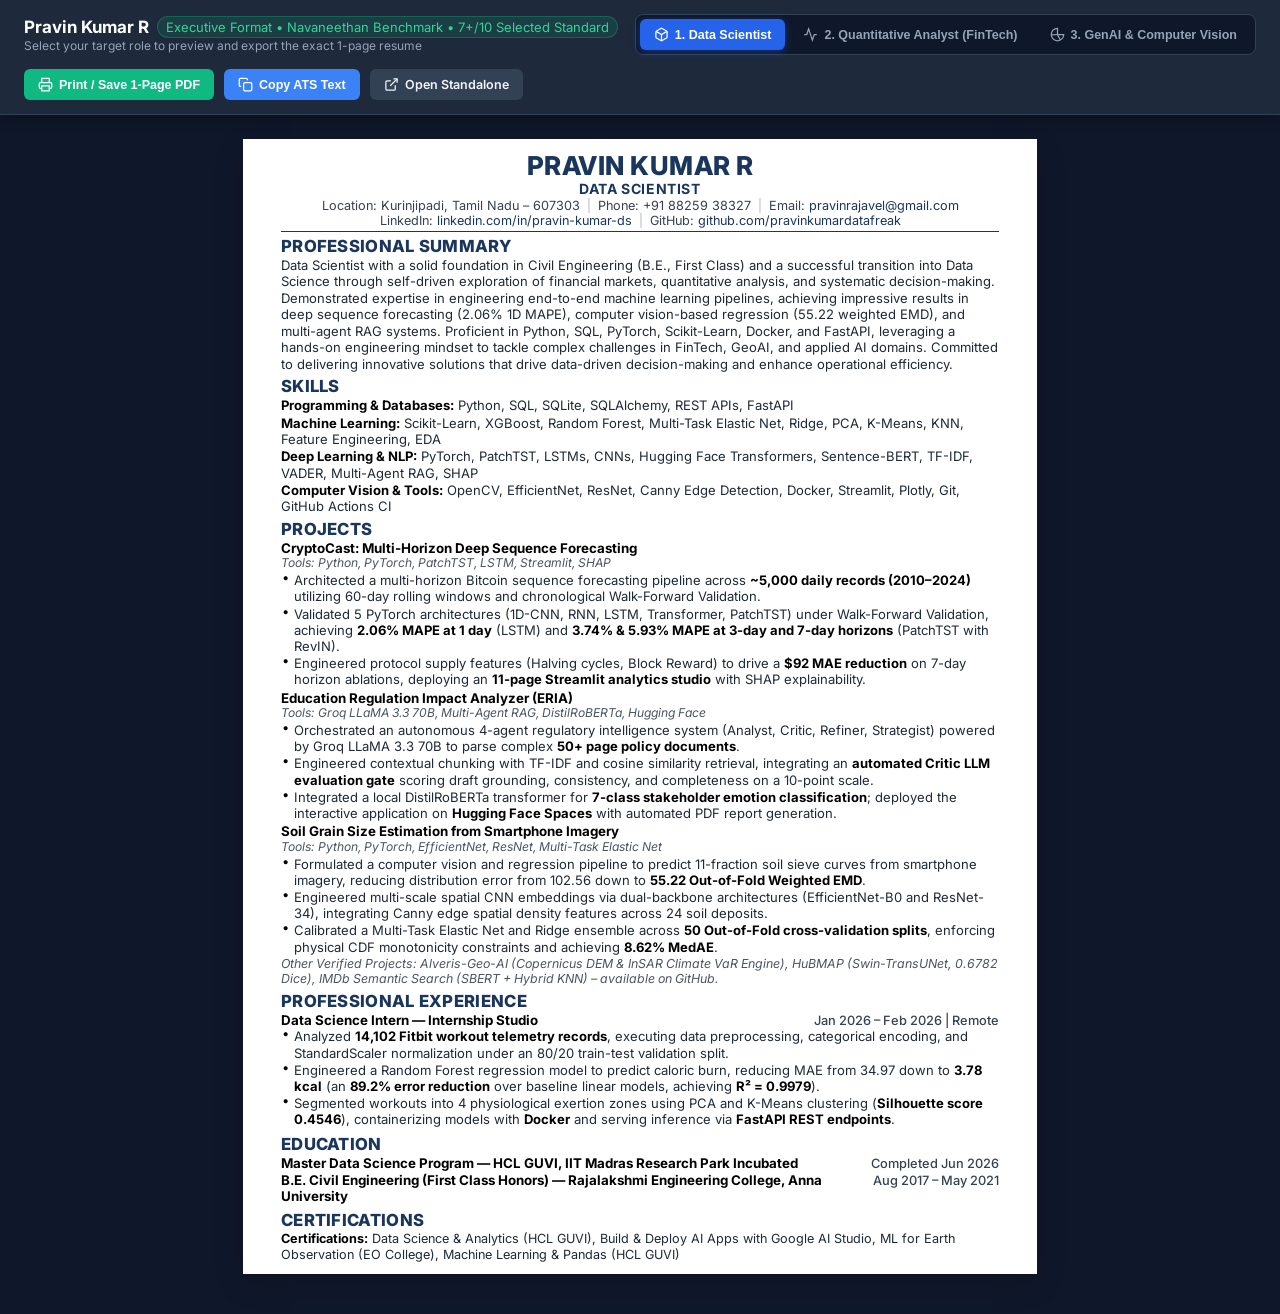
<file: index.html>
<!DOCTYPE html>
<html lang="en">
<head>
  <meta charset="UTF-8">
  <meta name="viewport" content="width=device-width, initial-scale=1.0">
  <title>Pravin Kumar R - 3 Tailored 1-Page ATS Resumes (Navaneethan Standard)</title>
  <link rel="preconnect" href="https://fonts.googleapis.com">
  <link rel="preconnect" href="https://fonts.gstatic.com" crossorigin>
  <link href="https://fonts.googleapis.com/css2?family=Inter:wght@400;500;600;700;800&display=swap" rel="stylesheet">
  <link rel="stylesheet" href="style.css">
</head>
<body class="hub-body">

  <!-- Master Hub Control Bar -->
  <header class="hub-header no-print">
    <div class="hub-title-group">
      <h1>
        <span>Pravin Kumar R</span>
        <span style="font-weight: 400; font-size: 13px; color: #34d399; background: rgba(16,185,129,0.15); border: 1px solid rgba(16,185,129,0.3); padding: 2px 8px; border-radius: 99px;">
          Executive Format &bull; Navaneethan Benchmark &bull; 7+/10 Selected Standard
        </span>
      </h1>
      <p>Select your target role to preview and export the exact 1-page resume</p>
    </div>

    <!-- Role Switcher Tabs -->
    <div class="tab-buttons" role="tablist">
      <button class="tab-btn active" id="tabDS" onclick="switchResume('ds')">
        <svg width="15" height="15" viewBox="0 0 24 24" fill="none" stroke="currentColor" stroke-width="2"><path d="M21 16V8a2 2 0 0 0-1-1.73l-7-4a2 2 0 0 0-2 0l-7 4A2 2 0 0 0 3 8v8a2 2 0 0 0 1 1.73l7 4a2 2 0 0 0 2 0l7-4A2 2 0 0 0 21 16z"/><polyline points="3.27 6.96 12 12.01 20.73 6.96"/><line x1="12" y1="22.08" x2="12" y2="12"/></svg>
        1. Data Scientist
      </button>
      <button class="tab-btn" id="tabQuant" onclick="switchResume('quant')">
        <svg width="15" height="15" viewBox="0 0 24 24" fill="none" stroke="currentColor" stroke-width="2"><polyline points="22 12 18 12 15 21 9 3 6 12 2 12"/></svg>
        2. Quantitative Analyst (FinTech)
      </button>
      <button class="tab-btn" id="tabGenAI" onclick="switchResume('genai')">
        <svg width="15" height="15" viewBox="0 0 24 24" fill="none" stroke="currentColor" stroke-width="2"><path d="M12 2a10 10 0 1 0 10 10H12V2z"/><path d="M12 12L2.1 12.5"/><path d="M12 12l4.5 8.9"/></svg>
        3. GenAI &amp; Computer Vision
      </button>
    </div>

    <!-- Action Buttons -->
    <div class="hub-actions">
      <button class="hub-btn hub-btn-print" onclick="printCurrentResume()" title="Print or save current active resume as a 1-page PDF">
        <svg width="15" height="15" viewBox="0 0 24 24" fill="none" stroke="currentColor" stroke-width="2"><path d="M6 9V2h12v7M6 18H4a2 2 0 01-2-2v-5a2 2 0 012-2h16a2 2 0 012 2v5a2 2 0 01-2 2h-2"/><path d="M6 14h12v8H6z"/></svg>
        Print / Save 1-Page PDF
      </button>
      <button class="hub-btn hub-btn-copy" id="hubCopyBtn" onclick="copyCurrentATS()" title="Copy active resume in plain text for ATS submission">
        <svg width="15" height="15" viewBox="0 0 24 24" fill="none" stroke="currentColor" stroke-width="2"><rect x="9" y="9" width="13" height="13" rx="2" ry="2"/><path d="M5 15H4a2 2 0 01-2-2V4a2 2 0 012-2h9a2 2 0 012 2v1"/></svg>
        Copy ATS Text
      </button>
      <a class="hub-btn hub-btn-link" id="hubOpenBtn" href="resume_data_scientist.html" target="_blank" title="Open active resume in a new dedicated tab">
        <svg width="15" height="15" viewBox="0 0 24 24" fill="none" stroke="currentColor" stroke-width="2"><path d="M18 13v6a2 2 0 0 1-2 2H5a2 2 0 0 1-2-2V8a2 2 0 0 1 2-2h6"/><polyline points="15 3 21 3 21 9"/><line x1="10" y1="14" x2="21" y2="3"/></svg>
        Open Standalone
      </a>
    </div>
  </header>

  <!-- Live Native Resume Preview Area -->
  <main class="hub-preview-area">

    <!-- VIEW 1: DATA SCIENTIST -->
    <div id="viewDS" class="resume-view active">
      <div class="resume-paper" id="resumePaperDS">

    <!-- HEADER -->
    <header class="resume-header-92">
      <h1 class="name-92">PRAVIN KUMAR R</h1>
      <div class="title-92">DATA SCIENTIST</div>
      <div class="contact-line-92">
        <span>Location: Kurinjipadi, Tamil Nadu &ndash; 607303</span>
        <span class="bar-sep">|</span>
        <span>Phone: +91 88259 38327</span>
        <span class="bar-sep">|</span>
        <span>Email: <a href="mailto:pravinrajavel@gmail.com">pravinrajavel@gmail.com</a></span>
      </div>
      <div class="contact-line-92 contact-row-2">
        <span>LinkedIn: <a href="https://www.linkedin.com/in/pravin-kumar-ds/" target="_blank" rel="noopener">linkedin.com/in/pravin-kumar-ds</a></span>
        <span class="bar-sep">|</span>
        <span>GitHub: <a href="https://github.com/pravinkumardatafreak" target="_blank" rel="noopener">github.com/pravinkumardatafreak</a></span>
      </div>
    </header>

    <!-- PROFESSIONAL SUMMARY -->
    <section class="section-92">
      <h2 class="heading-92">PROFESSIONAL SUMMARY</h2>
      <p class="paragraph-92">
        Data Scientist with a solid foundation in Civil Engineering (B.E., First Class) and a successful transition into Data Science through self-driven exploration of financial markets, quantitative analysis, and systematic decision-making. Demonstrated expertise in engineering end-to-end machine learning pipelines, achieving impressive results in deep sequence forecasting (2.06% 1D MAPE), computer vision-based regression (55.22 weighted EMD), and multi-agent RAG systems. Proficient in Python, SQL, PyTorch, Scikit-Learn, Docker, and FastAPI, leveraging a hands-on engineering mindset to tackle complex challenges in FinTech, GeoAI, and applied AI domains. Committed to delivering innovative solutions that drive data-driven decision-making and enhance operational efficiency.
      </p>
    </section>

    <!-- SKILLS -->
    <section class="section-92">
      <h2 class="heading-92">SKILLS</h2>
      <ul class="skills-list-92">
        <li><strong>Programming &amp; Databases:</strong> Python, SQL, SQLite, SQLAlchemy, REST APIs, FastAPI</li>
        <li><strong>Machine Learning:</strong> Scikit-Learn, XGBoost, Random Forest, Multi-Task Elastic Net, Ridge, PCA, K-Means, KNN, Feature Engineering, EDA</li>
        <li><strong>Deep Learning &amp; NLP:</strong> PyTorch, PatchTST, LSTMs, CNNs, Hugging Face Transformers, Sentence-BERT, TF-IDF, VADER, Multi-Agent RAG, SHAP</li>
        <li><strong>Computer Vision &amp; Tools:</strong> OpenCV, EfficientNet, ResNet, Canny Edge Detection, Docker, Streamlit, Plotly, Git, GitHub Actions CI</li>
      </ul>
    </section>

    <!-- PROJECTS -->
    <section class="section-92">
      <h2 class="heading-92">PROJECTS</h2>

      <!-- Project 1: CryptoCast -->
      <div class="project-block-92">
        <div class="project-header-nav">
          <span class="item-title-92">CryptoCast: Multi-Horizon Deep Sequence Forecasting</span>
          <span class="project-tech-nav">Tools: Python, PyTorch, PatchTST, LSTM, Streamlit, SHAP</span>
        </div>
        <ul class="bullet-list-92">
          <li>Architected a multi-horizon Bitcoin sequence forecasting pipeline across <strong>~5,000 daily records (2010–2024)</strong> utilizing 60-day rolling windows and chronological Walk-Forward Validation.</li>
          <li>Validated 5 PyTorch architectures (1D-CNN, RNN, LSTM, Transformer, PatchTST) under Walk-Forward Validation, achieving <strong>2.06% MAPE at 1 day</strong> (LSTM) and <strong>3.74% &amp; 5.93% MAPE at 3-day and 7-day horizons</strong> (PatchTST with RevIN).</li>
          <li>Engineered protocol supply features (Halving cycles, Block Reward) to drive a <strong>$92 MAE reduction</strong> on 7-day horizon ablations, deploying an <strong>11-page Streamlit analytics studio</strong> with SHAP explainability.</li>
        </ul>
      </div>

      <!-- Project 2: ERIA -->
      <div class="project-block-92">
        <div class="project-header-nav">
          <span class="item-title-92">Education Regulation Impact Analyzer (ERIA)</span>
          <span class="project-tech-nav">Tools: Groq LLaMA 3.3 70B, Multi-Agent RAG, DistilRoBERTa, Hugging Face</span>
        </div>
        <ul class="bullet-list-92">
          <li>Orchestrated an autonomous 4-agent regulatory intelligence system (Analyst, Critic, Refiner, Strategist) powered by Groq LLaMA 3.3 70B to parse complex <strong>50+ page policy documents</strong>.</li>
          <li>Engineered contextual chunking with TF-IDF and cosine similarity retrieval, integrating an <strong>automated Critic LLM evaluation gate</strong> scoring draft grounding, consistency, and completeness on a 10-point scale.</li>
          <li>Integrated a local DistilRoBERTa transformer for <strong>7-class stakeholder emotion classification</strong>; deployed the interactive application on <strong>Hugging Face Spaces</strong> with automated PDF report generation.</li>
        </ul>
      </div>

      <!-- Project 3: Soil Grain Size Distribution -->
      <div class="project-block-92">
        <div class="project-header-nav">
          <span class="item-title-92">Soil Grain Size Estimation from Smartphone Imagery</span>
          <span class="project-tech-nav">Tools: Python, PyTorch, EfficientNet, ResNet, Multi-Task Elastic Net</span>
        </div>
        <ul class="bullet-list-92">
          <li>Formulated a computer vision and regression pipeline to predict 11-fraction soil sieve curves from smartphone imagery, reducing distribution error from 102.56 down to <strong>55.22 Out-of-Fold Weighted EMD</strong>.</li>
          <li>Engineered multi-scale spatial CNN embeddings via dual-backbone architectures (EfficientNet-B0 and ResNet-34), integrating Canny edge spatial density features across 24 soil deposits.</li>
          <li>Calibrated a Multi-Task Elastic Net and Ridge ensemble across <strong>50 Out-of-Fold cross-validation splits</strong>, enforcing physical CDF monotonicity constraints and achieving <strong>8.62% MedAE</strong>.</li>
        </ul>
      </div>

      <div class="extra-projects-note">
        <em>Other Verified Projects: Alveris-Geo-AI (Copernicus DEM &amp; InSAR Climate VaR Engine), HuBMAP (Swin-TransUNet, 0.6782 Dice), IMDb Semantic Search (SBERT + Hybrid KNN) – available on GitHub.</em>
      </div>
    </section>

    <!-- PROFESSIONAL EXPERIENCE -->
    <section class="section-92">
      <h2 class="heading-92">PROFESSIONAL EXPERIENCE</h2>
      <div class="exp-block-92">
        <div class="exp-header-92">
          <span class="item-title-92">Data Science Intern &mdash; Internship Studio</span>
          <span class="item-date-92">Jan 2026 &ndash; Feb 2026 | Remote</span>
        </div>
        <ul class="bullet-list-92">
          <li>Analyzed <strong>14,102 Fitbit workout telemetry records</strong>, executing data preprocessing, categorical encoding, and StandardScaler normalization under an 80/20 train-test validation split.</li>
          <li>Engineered a Random Forest regression model to predict caloric burn, reducing MAE from 34.97 down to <strong>3.78 kcal</strong> (an <strong>89.2% error reduction</strong> over baseline linear models, achieving <strong>R² = 0.9979</strong>).</li>
          <li>Segmented workouts into 4 physiological exertion zones using PCA and K-Means clustering (<strong>Silhouette score 0.4546</strong>), containerizing models with <strong>Docker</strong> and serving inference via <strong>FastAPI REST endpoints</strong>.</li>
        </ul>
      </div>
    </section>

    <!-- EDUCATION -->
    <section class="section-92">
      <h2 class="heading-92">EDUCATION</h2>
      <div class="edu-block-92">
        <div class="edu-header-92">
          <span class="item-title-92">Master Data Science Program &mdash; HCL GUVI, IIT Madras Research Park Incubated</span>
          <span class="item-date-92">Completed Jun 2026</span>
        </div>
      </div>
      <div class="edu-block-92">
        <div class="edu-header-92">
          <span class="item-title-92">B.E. Civil Engineering (First Class Honors) &mdash; Rajalakshmi Engineering College, Anna University</span>
          <span class="item-date-92">Aug 2017 &ndash; May 2021</span>
        </div>
      </div>
    </section>

    <!-- CERTIFICATIONS -->
    <section class="section-92">
      <h2 class="heading-92">CERTIFICATIONS</h2>
      <div class="certs-line-clean" style="display: block; font-size: 9.5pt; line-height: 1.24;">
        <div><strong>Certifications:</strong> Data Science &amp; Analytics (HCL GUVI), Build &amp; Deploy AI Apps with Google AI Studio, ML for Earth Observation (EO College), Machine Learning &amp; Pandas (HCL GUVI)</div>
      </div>
    </section>

        </div>
    </div>

    <!-- VIEW 2: QUANTITATIVE ANALYST -->
    <div id="viewQuant" class="resume-view">
      <div class="resume-paper" id="resumePaperQuant">

    <!-- HEADER -->
    <header class="resume-header-92">
      <h1 class="name-92">PRAVIN KUMAR R</h1>
      <div class="title-92">QUANTITATIVE DATA SCIENTIST</div>
      <div class="contact-line-92">
        <span>Location: Kurinjipadi, Tamil Nadu &ndash; 607303</span>
        <span class="bar-sep">|</span>
        <span>Phone: +91 88259 38327</span>
        <span class="bar-sep">|</span>
        <span>Email: <a href="mailto:pravinrajavel@gmail.com">pravinrajavel@gmail.com</a></span>
      </div>
      <div class="contact-line-92 contact-row-2">
        <span>LinkedIn: <a href="https://www.linkedin.com/in/pravin-kumar-ds/" target="_blank" rel="noopener">linkedin.com/in/pravin-kumar-ds</a></span>
        <span class="bar-sep">|</span>
        <span>GitHub: <a href="https://github.com/pravinkumardatafreak" target="_blank" rel="noopener">github.com/pravinkumardatafreak</a></span>
      </div>
    </header>

    <!-- PROFESSIONAL SUMMARY -->
    <section class="section-92">
      <h2 class="heading-92">PROFESSIONAL SUMMARY</h2>
      <p class="paragraph-92">
        Quantitative Data Scientist with an engineering analytical foundation (B.E. First Class Honors) and expertise in deep sequence forecasting, institutional climate risk modeling, and backtesting. Demonstrated success engineering multi-horizon neural architectures under walk-forward validation and automating Basel III &amp; SEC Climate Value-at-Risk (VaR) waterfalls. Proficient across Python, SQL, PyTorch, financial statistics, and quantitative risk delivery.
      </p>
    </section>

    <!-- SKILLS -->
    <section class="section-92">
      <h2 class="heading-92">SKILLS</h2>
      <ul class="skills-list-92">
        <li><strong>Quantitative Risk:</strong> Multi-Horizon Forecasting, Basel III Climate VaR, Rolling Sharpe Ratio, Max Drawdown, Value-at-Risk (VaR)</li>
        <li><strong>ML &amp; Deep Learning:</strong> PyTorch, PatchTST, Reversible Instance Normalization (RevIN), LSTMs, 1D-CNN, XGBoost, Scikit-Learn</li>
        <li><strong>Statistical Modeling &amp; BI:</strong> Walk-Forward Validation (WFV), Welch's t-Test, Mann-Whitney U, Power BI, Tableau, Stationarity, SHAP</li>
        <li><strong>Cloud, FinTech &amp; Delivery:</strong> AWS, Azure, GCP, SQL, SQLite, SQLAlchemy, Docker, CI/CD (GitHub Actions), Streamlit, Git, Agile</li>
      </ul>
    </section>

    <!-- PROJECTS -->
    <section class="section-92">
      <h2 class="heading-92">PROJECTS</h2>

      <!-- Project 1: CryptoCast -->
      <div class="project-block-92">
        <div class="project-header-nav">
          <span class="item-title-92">CryptoCast: Multi-Horizon Deep Sequence Forecasting</span>
          <span class="project-tech-nav">Tools: Python, PyTorch, PatchTST, LSTM, Streamlit, SHAP</span>
        </div>
        <ul class="bullet-list-92">
          <li>Accelerated quantitative risk hedging by architecting a multi-horizon sequence forecasting pipeline benchmarking 5 PyTorch models across <strong>5,000+ records</strong> under Walk-Forward Validation.</li>
          <li>Slashed 1-day price forecasting error to <strong>2.06% MAPE</strong> (3.85% for 3-day horizons) by deploying PatchTST and LSTM architectures with Reversible Instance Normalization (RevIN) to eliminate market drift.</li>
          <li>Drove a <strong>$92 MAE prediction error reduction</strong> and guided hedging allocations by engineering multi-horizon lag features, on-chain dynamics, and an 11-page Streamlit analytics studio with SHAP explainability.</li>
        </ul>
      </div>

      <!-- Project 2: Alveris-Geo-AI -->
      <div class="project-block-92">
        <div class="project-header-nav">
          <span class="item-title-92">Alveris-Geo-AI: Institutional GeoAI &amp; Basel III Climate VaR Engine</span>
          <span class="project-tech-nav">Tools: PyTorch, CNN, Copernicus DEM, InSAR, Streamlit</span>
        </div>
        <ul class="bullet-list-92">
          <li>Boosted pre-visual hazard detection to <strong>95.98% zoning accuracy (+15.02% over RGB)</strong> by developing a 13-band Sentinel-2 PyTorch CNN trained on Level-2A reflectance tensors.</li>
          <li>Replaced planar buffering with breach hydraulics by formulating an 8-way morphological flood routing algorithm on Copernicus 30m DEM and InSAR subsidence trajectories.</li>
          <li>Protected loan portfolios against impairment by automating a Basel III Climate Value-at-Risk (VaR) haircut waterfall translating physical hazards into dynamic collateral haircuts.</li>
        </ul>
      </div>

      <div class="extra-projects-note">
        <em>Other Verified Projects: Nifty 50 Stock Analysis (SQLAlchemy, Plotly), OrbitalComm Space Telemetry (95% SLA Failure Recall), SentixAI – on GitHub.</em>
      </div>
    </section>

    <!-- PROFESSIONAL EXPERIENCE -->
    <section class="section-92">
      <h2 class="heading-92">PROFESSIONAL EXPERIENCE</h2>
      <div class="exp-block-92">
        <div class="exp-header-92">
          <span class="item-title-92">Quantitative Data Science Intern &mdash; Internship Studio</span>
          <span class="item-date-92">Jan 2026 &ndash; Feb 2026 | Remote</span>
        </div>
        <ul class="bullet-list-92">
          <li>Delivered <strong>99.8% feature completeness</strong> across <strong>14,100+ session wearable records</strong> by designing health analytics and data warehousing pipelines under 2-week Agile sprints.</li>
          <li>Reduced caloric prediction error by <strong>89.2% over baseline models</strong> (achieving an <strong>R² of 0.9979 and MAE of 3.78 kcal</strong>) by developing a high-precision Random Forest regression model capturing nonlinear metabolic exertion.</li>
          <li>Cut executive reporting turnaround time by <strong>75%</strong> by deploying an interactive Streamlit and BI dashboard backed by K-Means and PCA clustering users into 4 exertion zones.</li>
        </ul>
      </div>
    </section>

    <!-- EDUCATION -->
    <section class="section-92">
      <h2 class="heading-92">EDUCATION</h2>
      <div class="edu-block-92">
        <div class="edu-header-92">
          <span class="item-title-92">Master Data Science Program &mdash; HCL GUVI, IIT Madras Research Park Incubated</span>
          <span class="item-date-92">Completed Jun 2026</span>
        </div>
      </div>
      <div class="edu-block-92">
        <div class="edu-header-92">
          <span class="item-title-92">B.E. Civil Engineering (First Class Honors) &mdash; Rajalakshmi Engineering College, Anna University</span>
          <span class="item-date-92">Aug 2017 &ndash; May 2021</span>
        </div>
      </div>
    </section>

    <!-- CERTIFICATIONS -->
    <section class="section-92">
      <h2 class="heading-92">CERTIFICATIONS</h2>
      <div class="certs-line-clean" style="display: block; font-size: 9.5pt; line-height: 1.24;">
        <div><strong>Certifications:</strong> Data Science &amp; Analytics (HCL GUVI), Build &amp; Deploy AI Apps with Google AI Studio, ML for Earth Observation (EO College), Machine Learning &amp; Pandas (HCL GUVI)</div>
        <div style="margin-top: 1px;"><strong>Additional:</strong> Stress Management (NPTEL)</div>
      </div>
    </section>

        </div>
    </div>

    <!-- VIEW 3: GENAI & COMPUTER VISION -->
    <div id="viewGenAI" class="resume-view">
      <div class="resume-paper" id="resumePaperGenAI">

    <!-- HEADER -->
    <header class="resume-header-92">
      <h1 class="name-92">PRAVIN KUMAR R</h1>
      <div class="title-92">GENERATIVE AI &amp; MACHINE LEARNING ENGINEER</div>
      <div class="contact-line-92">
        <span>Location: Kurinjipadi, Tamil Nadu &ndash; 607303</span>
        <span class="bar-sep">|</span>
        <span>Phone: +91 88259 38327</span>
        <span class="bar-sep">|</span>
        <span>Email: <a href="mailto:pravinrajavel@gmail.com">pravinrajavel@gmail.com</a></span>
      </div>
      <div class="contact-line-92 contact-row-2">
        <span>LinkedIn: <a href="https://www.linkedin.com/in/pravin-kumar-ds/" target="_blank" rel="noopener">linkedin.com/in/pravin-kumar-ds</a></span>
        <span class="bar-sep">|</span>
        <span>GitHub: <a href="https://github.com/pravinkumardatafreak" target="_blank" rel="noopener">github.com/pravinkumardatafreak</a></span>
      </div>
    </header>

    <!-- PROFESSIONAL SUMMARY -->
    <section class="section-92">
      <h2 class="heading-92">PROFESSIONAL SUMMARY</h2>
      <p class="paragraph-92">
        Generative AI and Machine Learning Engineer specializing in autonomous multi-agent architectures, self-correcting RAG systems, and multimodal vision transformers. Proven track record designing stage-gated agent pipelines with sub-second retrieval latency, automated Critic LLM validation gates, and cost-observability waterfalls ($0.0087/run). Proficient across Python, LangChain, PyTorch, Hugging Face, Groq API, Azure OpenAI, and production MLOps deployment.
      </p>
    </section>

    <!-- SKILLS -->
    <section class="section-92">
      <h2 class="heading-92">SKILLS</h2>
      <ul class="skills-list-92">
        <li><strong>Generative AI &amp; LLMs:</strong> Multi-Agent Systems, Stage-Gated Orchestration, Self-Correction Loops, Critic Gates, LangChain, Groq, Multi-Agent RAG</li>
        <li><strong>NLP &amp; Transformers:</strong> Hugging Face Transformers, DistilRoBERTa, Sentence-BERT (SBERT), TF-IDF, Cosine Retrieval, Tokenizer Optimization</li>
        <li><strong>Deep Learning &amp; Vision:</strong> PyTorch, TensorFlow, Vision Transformers (ViT), Swin Transformer Vision, Shifted Window Attention, CNNs</li>
        <li><strong>Cloud, MLOps &amp; Delivery:</strong> Azure (Azure OpenAI), AWS, GCP, Docker, CI/CD (GitHub Actions), Telemetry Waterfall, Streamlit, Git, Agile</li>
      </ul>
    </section>

    <!-- PROJECTS -->
    <section class="section-92">
      <h2 class="heading-92">PROJECTS</h2>

      <!-- Project 1: Unfoolable Lens -->
      <div class="project-block-92">
        <div class="project-header-nav">
          <span class="item-title-92">Unfoolable Lens: Stage-Gated Multi-Agent Rhetoric Deconstructor</span>
          <span class="project-tech-nav">Tools: Python, Multi-Agent Systems, GDELT API, Azure OpenAI</span>
        </div>
        <ul class="bullet-list-92">
          <li>Uncovered hidden editorial bias and rhetorical framing across <strong>5 analytical perspectives</strong> by architecting a 5-agent stage-gated NLP pipeline using Azure OpenAI.</li>
          <li>Delivered real-time news context grounding with <strong>sub-second retrieval latency</strong> by integrating live GDELT global news APIs and cross-referencing archival precedents.</li>
          <li>Achieved 100% operational transparency and minimized inference costs at <strong>$0.0087 per comprehensive run</strong> by formulating a telemetry waterfall tracking token consumption and API expenditures.</li>
        </ul>
      </div>

      <!-- Project 2: ERIA -->
      <div class="project-block-92">
        <div class="project-header-nav">
          <span class="item-title-92">Education Regulation Impact Analyzer (ERIA)</span>
          <span class="project-tech-nav">Tools: Groq LLaMA 3.3 70B, Multi-Agent RAG, DistilRoBERTa, LangChain, Hugging Face</span>
        </div>
        <ul class="bullet-list-92">
          <li>Cut compliance review cycles from days to <strong>sub-15s latency</strong> by orchestrating an autonomous 4-agent regulatory intelligence system on Groq LLaMA 3.3 70B with Multi-Agent RAG across <strong>50+ page documents</strong>.</li>
          <li>Eliminated hallucination risks and guaranteed <strong>&ge; 8.5/10 factual Grounding</strong>, Consistency, and Completeness by engineering an automated Critic LLM evaluation gate with deterministic self-correction feedback loops.</li>
          <li>Empowered policy stakeholders with <strong>7-class sentiment mapping</strong> by integrating a local DistilRoBERTa transformer, deploying production web application on Hugging Face Spaces with automated PDF report generation.</li>
        </ul>
      </div>

      <div class="extra-projects-note">
        <em>Other Verified Projects: HuBMAP (0.6782 Dice, Swin Transformer Vision), IMDb 2-Stage SBERT Recommender, CryptoCast PyTorch Sequence Engine – on GitHub.</em>
      </div>
    </section>

    <!-- PROFESSIONAL EXPERIENCE -->
    <section class="section-92">
      <h2 class="heading-92">PROFESSIONAL EXPERIENCE</h2>
      <div class="exp-block-92">
        <div class="exp-header-92">
          <span class="item-title-92">Data Science &amp; Machine Learning Intern &mdash; Internship Studio</span>
          <span class="item-date-92">Jan 2026 &ndash; Feb 2026 | Remote</span>
        </div>
        <ul class="bullet-list-92">
          <li>Delivered <strong>99.8% feature completeness</strong> across <strong>14,100+ session wearable records</strong> by designing health analytics and data warehousing pipelines under 2-week Agile sprints.</li>
          <li>Reduced caloric prediction error by <strong>89.2% over baseline models</strong> (achieving an <strong>R² of 0.9979 and MAE of 3.78 kcal</strong>) by developing a high-precision Random Forest regression model capturing nonlinear metabolic exertion.</li>
          <li>Cut executive reporting turnaround time by <strong>75%</strong> by deploying an interactive Streamlit and BI dashboard backed by K-Means and Principal Component Analysis (PCA) clustering users into 4 exertion zones.</li>
        </ul>
      </div>
    </section>

    <!-- EDUCATION -->
    <section class="section-92">
      <h2 class="heading-92">EDUCATION</h2>
      <div class="edu-block-92">
        <div class="edu-header-92">
          <span class="item-title-92">Master Data Science Program &mdash; HCL GUVI, IIT Madras Research Park Incubated</span>
          <span class="item-date-92">Completed Jun 2026</span>
        </div>
      </div>
      <div class="edu-block-92">
        <div class="edu-header-92">
          <span class="item-title-92">B.E. Civil Engineering (First Class Honors) &mdash; Rajalakshmi Engineering College, Anna University</span>
          <span class="item-date-92">Aug 2017 &ndash; May 2021</span>
        </div>
      </div>
    </section>

    <!-- CERTIFICATIONS -->
    <section class="section-92">
      <h2 class="heading-92">CERTIFICATIONS</h2>
      <div class="certs-line-clean" style="display: block; font-size: 9.5pt; line-height: 1.24;">
        <div><strong>Certifications:</strong> Data Science &amp; Analytics (HCL GUVI), Build &amp; Deploy AI Apps with Google AI Studio, ML for Earth Observation (EO College), Machine Learning &amp; AI (HCL GUVI)</div>
        <div style="margin-top: 1px;"><strong>Additional:</strong> Stress Management (NPTEL)</div>
      </div>
    </section>

        </div>
    </div>

  </main>

  <script src="script.js"></script>
</body>
</html>
</file>
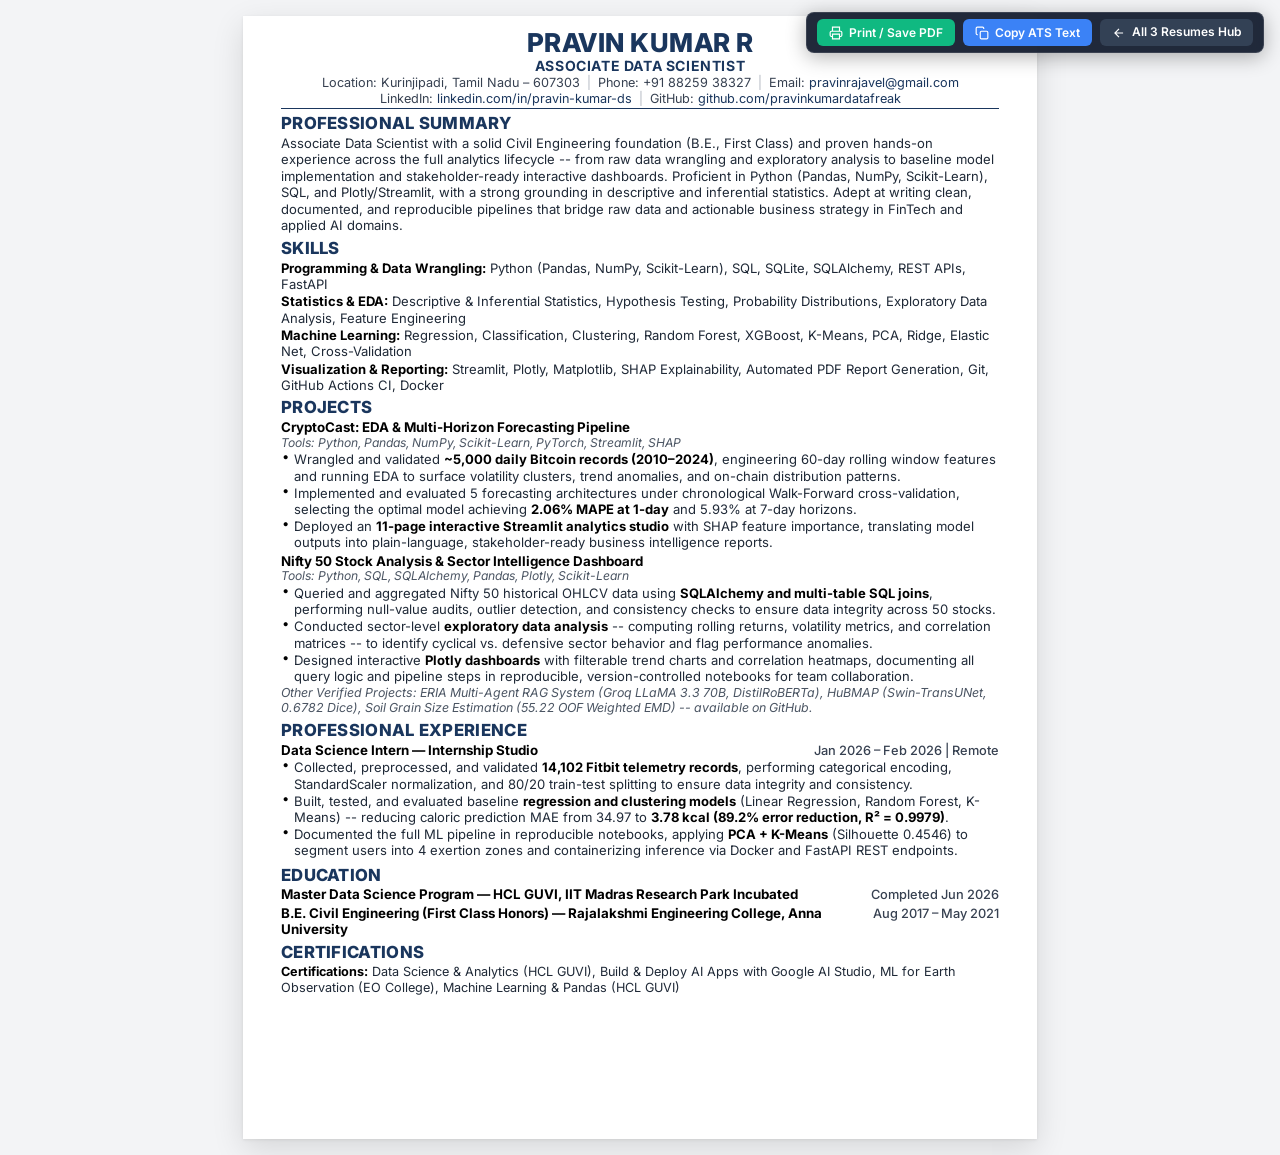
<file: resume_associate_ds.html>
﻿<!DOCTYPE html>
<html lang="en">
<head>
  <meta charset="UTF-8">
  <meta name="viewport" content="width=device-width, initial-scale=1.0">
  <title>Pravin Kumar R - Associate Data Scientist Resume</title>
  <link rel="preconnect" href="https://fonts.googleapis.com">
  <link rel="preconnect" href="https://fonts.gstatic.com" crossorigin>
  <link href="https://fonts.googleapis.com/css2?family=Inter:wght@400;500;600;700;800&display=swap" rel="stylesheet">
  <link rel="stylesheet" href="style.css">
</head>
<body class="resume-body">

  <div class="standalone-bar no-print">
    <button class="btn btn-print" onclick="window.print()" title="Print or save as 1-page PDF">
      <svg width="14" height="14" viewBox="0 0 24 24" fill="none" stroke="currentColor" stroke-width="2"><path d="M6 9V2h12v7M6 18H4a2 2 0 01-2-2v-5a2 2 0 012-2h16a2 2 0 012 2v5a2 2 0 01-2 2h-2"/><path d="M6 14h12v8H6z"/></svg>
      Print / Save PDF
    </button>
    <button class="btn btn-copy" onclick="copyStandaloneATS('associate_ds')" title="Copy ATS Plaintext">
      <svg width="14" height="14" viewBox="0 0 24 24" fill="none" stroke="currentColor" stroke-width="2"><rect x="9" y="9" width="13" height="13" rx="2" ry="2"/><path d="M5 15H4a2 2 0 01-2-2V4a2 2 0 012-2h9a2 2 0 012 2v1"/></svg>
      Copy ATS Text
    </button>
    <a class="btn btn-back" href="index.html" title="Back to Hub">
      <svg width="14" height="14" viewBox="0 0 24 24" fill="none" stroke="currentColor" stroke-width="2"><path d="M19 12H5M12 19l-7-7 7-7"/></svg>
      All 3 Resumes Hub
    </a>
  </div>

  <div class="resume-paper" id="resumePaper">

    <header class="resume-header-92">
      <h1 class="name-92">PRAVIN KUMAR R</h1>
      <div class="title-92">ASSOCIATE DATA SCIENTIST</div>
      <div class="contact-line-92">
        <span>Location: Kurinjipadi, Tamil Nadu &ndash; 607303</span>
        <span class="bar-sep">|</span>
        <span>Phone: +91 88259 38327</span>
        <span class="bar-sep">|</span>
        <span>Email: <a href="mailto:pravinrajavel@gmail.com">pravinrajavel@gmail.com</a></span>
      </div>
      <div class="contact-line-92 contact-row-2">
        <span>LinkedIn: <a href="https://www.linkedin.com/in/pravin-kumar-ds/" target="_blank" rel="noopener">linkedin.com/in/pravin-kumar-ds</a></span>
        <span class="bar-sep">|</span>
        <span>GitHub: <a href="https://github.com/pravinkumardatafreak" target="_blank" rel="noopener">github.com/pravinkumardatafreak</a></span>
      </div>
    </header>

    <section class="section-92">
      <h2 class="heading-92">PROFESSIONAL SUMMARY</h2>
      <p class="paragraph-92">
        Associate Data Scientist with a solid Civil Engineering foundation (B.E., First Class) and proven hands-on experience across the full analytics lifecycle -- from raw data wrangling and exploratory analysis to baseline model implementation and stakeholder-ready interactive dashboards. Proficient in Python (Pandas, NumPy, Scikit-Learn), SQL, and Plotly/Streamlit, with a strong grounding in descriptive and inferential statistics. Adept at writing clean, documented, and reproducible pipelines that bridge raw data and actionable business strategy in FinTech and applied AI domains.
      </p>
    </section>

    <section class="section-92">
      <h2 class="heading-92">SKILLS</h2>
      <ul class="skills-list-92">
        <li><strong>Programming &amp; Data Wrangling:</strong> Python (Pandas, NumPy, Scikit-Learn), SQL, SQLite, SQLAlchemy, REST APIs, FastAPI</li>
        <li><strong>Statistics &amp; EDA:</strong> Descriptive &amp; Inferential Statistics, Hypothesis Testing, Probability Distributions, Exploratory Data Analysis, Feature Engineering</li>
        <li><strong>Machine Learning:</strong> Regression, Classification, Clustering, Random Forest, XGBoost, K-Means, PCA, Ridge, Elastic Net, Cross-Validation</li>
        <li><strong>Visualization &amp; Reporting:</strong> Streamlit, Plotly, Matplotlib, SHAP Explainability, Automated PDF Report Generation, Git, GitHub Actions CI, Docker</li>
      </ul>
    </section>

    <section class="section-92">
      <h2 class="heading-92">PROJECTS</h2>

      <div class="project-block-92">
        <div class="project-header-nav">
          <span class="item-title-92">CryptoCast: EDA &amp; Multi-Horizon Forecasting Pipeline</span>
          <span class="project-tech-nav">Tools: Python, Pandas, NumPy, Scikit-Learn, PyTorch, Streamlit, SHAP</span>
        </div>
        <ul class="bullet-list-92">
          <li>Wrangled and validated <strong>~5,000 daily Bitcoin records (2010&ndash;2024)</strong>, engineering 60-day rolling window features and running EDA to surface volatility clusters, trend anomalies, and on-chain distribution patterns.</li>
          <li>Implemented and evaluated 5 forecasting architectures under chronological Walk-Forward cross-validation, selecting the optimal model achieving <strong>2.06% MAPE at 1-day</strong> and 5.93% at 7-day horizons.</li>
          <li>Deployed an <strong>11-page interactive Streamlit analytics studio</strong> with SHAP feature importance, translating model outputs into plain-language, stakeholder-ready business intelligence reports.</li>
        </ul>
      </div>

      <div class="project-block-92">
        <div class="project-header-nav">
          <span class="item-title-92">Nifty 50 Stock Analysis &amp; Sector Intelligence Dashboard</span>
          <span class="project-tech-nav">Tools: Python, SQL, SQLAlchemy, Pandas, Plotly, Scikit-Learn</span>
        </div>
        <ul class="bullet-list-92">
          <li>Queried and aggregated Nifty 50 historical OHLCV data using <strong>SQLAlchemy and multi-table SQL joins</strong>, performing null-value audits, outlier detection, and consistency checks to ensure data integrity across 50 stocks.</li>
          <li>Conducted sector-level <strong>exploratory data analysis</strong> -- computing rolling returns, volatility metrics, and correlation matrices -- to identify cyclical vs. defensive sector behavior and flag performance anomalies.</li>
          <li>Designed interactive <strong>Plotly dashboards</strong> with filterable trend charts and correlation heatmaps, documenting all query logic and pipeline steps in reproducible, version-controlled notebooks for team collaboration.</li>
        </ul>
      </div>

      <div class="extra-projects-note">
        <em>Other Verified Projects: ERIA Multi-Agent RAG System (Groq LLaMA 3.3 70B, DistilRoBERTa), HuBMAP (Swin-TransUNet, 0.6782 Dice), Soil Grain Size Estimation (55.22 OOF Weighted EMD) -- available on GitHub.</em>
      </div>
    </section>

    <section class="section-92">
      <h2 class="heading-92">PROFESSIONAL EXPERIENCE</h2>
      <div class="exp-block-92">
        <div class="exp-header-92">
          <span class="item-title-92">Data Science Intern &mdash; Internship Studio</span>
          <span class="item-date-92">Jan 2026 &ndash; Feb 2026 | Remote</span>
        </div>
        <ul class="bullet-list-92">
          <li>Collected, preprocessed, and validated <strong>14,102 Fitbit telemetry records</strong>, performing categorical encoding, StandardScaler normalization, and 80/20 train-test splitting to ensure data integrity and consistency.</li>
          <li>Built, tested, and evaluated baseline <strong>regression and clustering models</strong> (Linear Regression, Random Forest, K-Means) -- reducing caloric prediction MAE from 34.97 to <strong>3.78 kcal (89.2% error reduction, R&sup2; = 0.9979)</strong>.</li>
          <li>Documented the full ML pipeline in reproducible notebooks, applying <strong>PCA + K-Means</strong> (Silhouette 0.4546) to segment users into 4 exertion zones and containerizing inference via Docker and FastAPI REST endpoints.</li>
        </ul>
      </div>
    </section>

    <section class="section-92">
      <h2 class="heading-92">EDUCATION</h2>
      <div class="edu-block-92">
        <div class="edu-header-92">
          <span class="item-title-92">Master Data Science Program &mdash; HCL GUVI, IIT Madras Research Park Incubated</span>
          <span class="item-date-92">Completed Jun 2026</span>
        </div>
      </div>
      <div class="edu-block-92">
        <div class="edu-header-92">
          <span class="item-title-92">B.E. Civil Engineering (First Class Honors) &mdash; Rajalakshmi Engineering College, Anna University</span>
          <span class="item-date-92">Aug 2017 &ndash; May 2021</span>
        </div>
      </div>
    </section>

    <section class="section-92">
      <h2 class="heading-92">CERTIFICATIONS</h2>
      <div class="certs-line-clean" style="display: block; font-size: 9.5pt; line-height: 1.24;">
        <div><strong>Certifications:</strong> Data Science &amp; Analytics (HCL GUVI), Build &amp; Deploy AI Apps with Google AI Studio, ML for Earth Observation (EO College), Machine Learning &amp; Pandas (HCL GUVI)</div>
      </div>
    </section>

  </div>

  <script src="script.js"></script>
</body>
</html>
</file>
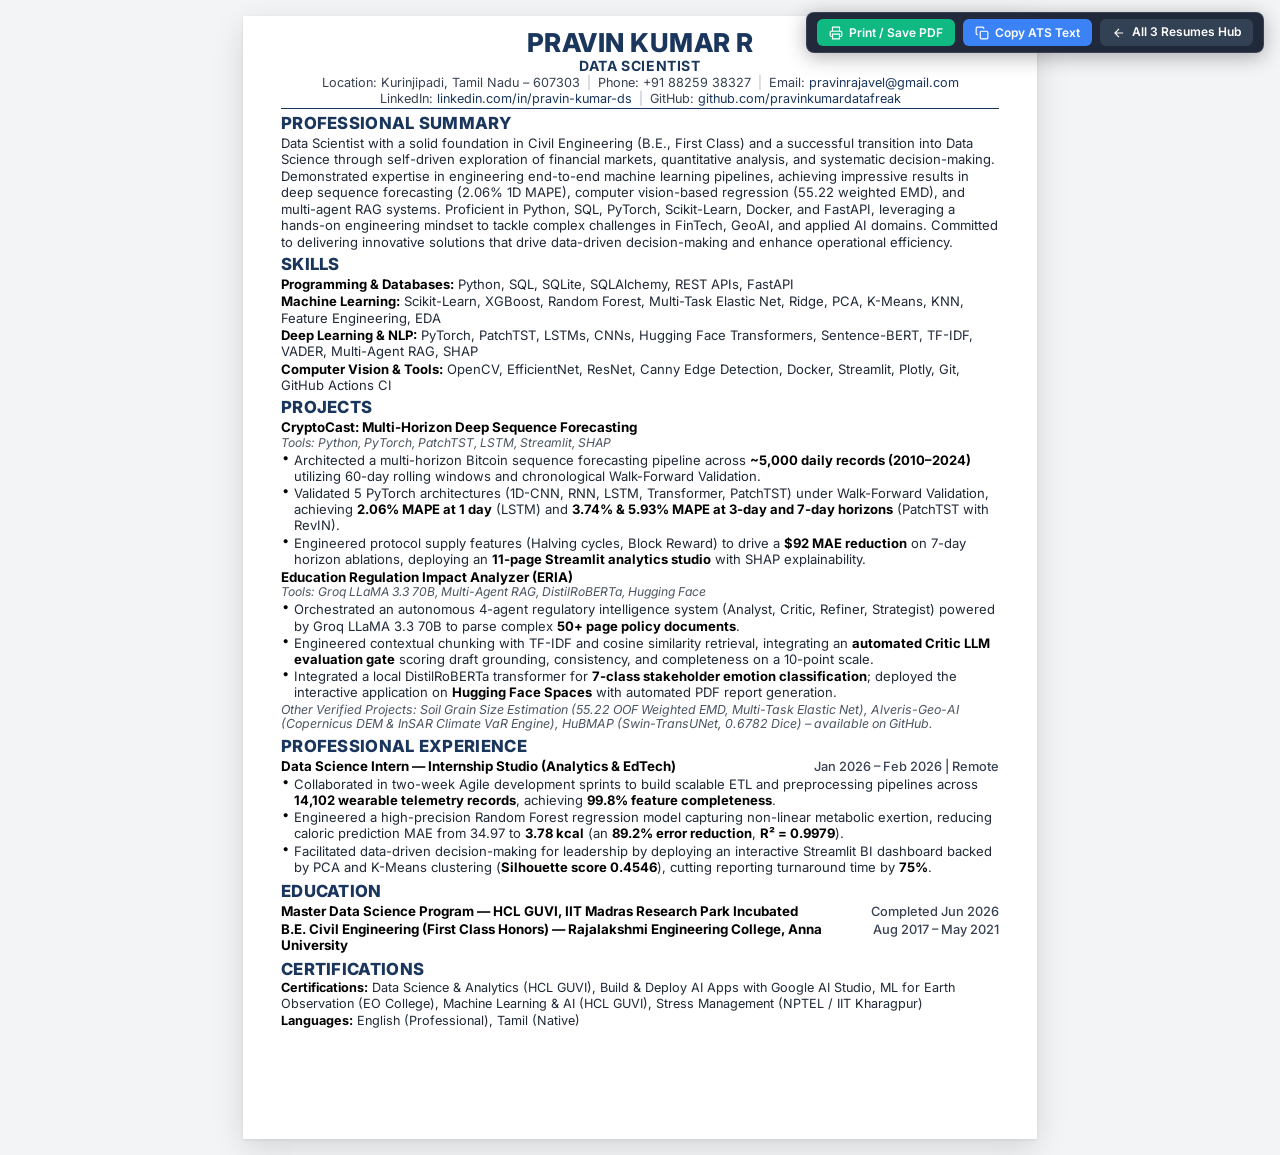
<file: resume_data_scientist.html>
<!DOCTYPE html>
<html lang="en">
<head>
  <meta charset="UTF-8">
  <meta name="viewport" content="width=device-width, initial-scale=1.0">
  <title>Pravin Kumar R - Data Scientist Resume</title>
  <link rel="preconnect" href="https://fonts.googleapis.com">
  <link rel="preconnect" href="https://fonts.gstatic.com" crossorigin>
  <link href="https://fonts.googleapis.com/css2?family=Inter:wght@400;500;600;700;800&display=swap" rel="stylesheet">
  <link rel="stylesheet" href="style.css">
</head>
<body class="resume-body">

  <!-- Floating Action Bar for Standalone View -->
  <div class="standalone-bar no-print">
    <button class="btn btn-print" onclick="window.print()" title="Print or save as 1-page PDF">
      <svg width="14" height="14" viewBox="0 0 24 24" fill="none" stroke="currentColor" stroke-width="2"><path d="M6 9V2h12v7M6 18H4a2 2 0 01-2-2v-5a2 2 0 012-2h16a2 2 0 012 2v5a2 2 0 01-2 2h-2"/><path d="M6 14h12v8H6z"/></svg>
      Print / Save PDF
    </button>
    <button class="btn btn-copy" onclick="copyStandaloneATS('ds')" title="Copy ATS Plaintext">
      <svg width="14" height="14" viewBox="0 0 24 24" fill="none" stroke="currentColor" stroke-width="2"><rect x="9" y="9" width="13" height="13" rx="2" ry="2"/><path d="M5 15H4a2 2 0 01-2-2V4a2 2 0 012-2h9a2 2 0 012 2v1"/></svg>
      Copy ATS Text
    </button>
    <a class="btn btn-back" href="index.html" title="Back to All 3 Resumes Hub">
      <svg width="14" height="14" viewBox="0 0 24 24" fill="none" stroke="currentColor" stroke-width="2"><path d="M19 12H5M12 19l-7-7 7-7"/></svg>
      All 3 Resumes Hub
    </a>
  </div>

  <div class="resume-paper" id="resumePaper">

    <!-- HEADER -->
    <header class="resume-header-92">
      <h1 class="name-92">PRAVIN KUMAR R</h1>
      <div class="title-92">DATA SCIENTIST</div>
      <div class="contact-line-92">
        <span>Location: Kurinjipadi, Tamil Nadu &ndash; 607303</span>
        <span class="bar-sep">|</span>
        <span>Phone: +91 88259 38327</span>
        <span class="bar-sep">|</span>
        <span>Email: <a href="mailto:pravinrajavel@gmail.com">pravinrajavel@gmail.com</a></span>
      </div>
      <div class="contact-line-92 contact-row-2">
        <span>LinkedIn: <a href="https://www.linkedin.com/in/pravin-kumar-ds/" target="_blank" rel="noopener">linkedin.com/in/pravin-kumar-ds</a></span>
        <span class="bar-sep">|</span>
        <span>GitHub: <a href="https://github.com/pravinkumardatafreak" target="_blank" rel="noopener">github.com/pravinkumardatafreak</a></span>
      </div>
    </header>

    <!-- PROFESSIONAL SUMMARY -->
    <section class="section-92">
      <h2 class="heading-92">PROFESSIONAL SUMMARY</h2>
      <p class="paragraph-92">
        Data Scientist with a solid foundation in Civil Engineering (B.E., First Class) and a successful transition into Data Science through self-driven exploration of financial markets, quantitative analysis, and systematic decision-making. Demonstrated expertise in engineering end-to-end machine learning pipelines, achieving impressive results in deep sequence forecasting (2.06% 1D MAPE), computer vision-based regression (55.22 weighted EMD), and multi-agent RAG systems. Proficient in Python, SQL, PyTorch, Scikit-Learn, Docker, and FastAPI, leveraging a hands-on engineering mindset to tackle complex challenges in FinTech, GeoAI, and applied AI domains. Committed to delivering innovative solutions that drive data-driven decision-making and enhance operational efficiency.
      </p>
    </section>

    <!-- SKILLS -->
    <section class="section-92">
      <h2 class="heading-92">SKILLS</h2>
      <ul class="skills-list-92">
        <li><strong>Programming &amp; Databases:</strong> Python, SQL, SQLite, SQLAlchemy, REST APIs, FastAPI</li>
        <li><strong>Machine Learning:</strong> Scikit-Learn, XGBoost, Random Forest, Multi-Task Elastic Net, Ridge, PCA, K-Means, KNN, Feature Engineering, EDA</li>
        <li><strong>Deep Learning &amp; NLP:</strong> PyTorch, PatchTST, LSTMs, CNNs, Hugging Face Transformers, Sentence-BERT, TF-IDF, VADER, Multi-Agent RAG, SHAP</li>
        <li><strong>Computer Vision &amp; Tools:</strong> OpenCV, EfficientNet, ResNet, Canny Edge Detection, Docker, Streamlit, Plotly, Git, GitHub Actions CI</li>
      </ul>
    </section>

    <!-- PROJECTS -->
    <section class="section-92">
      <h2 class="heading-92">PROJECTS</h2>

      <!-- Project 1: CryptoCast -->
      <div class="project-block-92">
        <div class="project-header-nav">
          <span class="item-title-92">CryptoCast: Multi-Horizon Deep Sequence Forecasting</span>
          <span class="project-tech-nav">Tools: Python, PyTorch, PatchTST, LSTM, Streamlit, SHAP</span>
        </div>
        <ul class="bullet-list-92">
          <li>Architected a multi-horizon Bitcoin sequence forecasting pipeline across <strong>~5,000 daily records (2010–2024)</strong> utilizing 60-day rolling windows and chronological Walk-Forward Validation.</li>
          <li>Validated 5 PyTorch architectures (1D-CNN, RNN, LSTM, Transformer, PatchTST) under Walk-Forward Validation, achieving <strong>2.06% MAPE at 1 day</strong> (LSTM) and <strong>3.74% &amp; 5.93% MAPE at 3-day and 7-day horizons</strong> (PatchTST with RevIN).</li>
          <li>Engineered protocol supply features (Halving cycles, Block Reward) to drive a <strong>$92 MAE reduction</strong> on 7-day horizon ablations, deploying an <strong>11-page Streamlit analytics studio</strong> with SHAP explainability.</li>
        </ul>
      </div>

      <!-- Project 2: ERIA -->
      <div class="project-block-92">
        <div class="project-header-nav">
          <span class="item-title-92">Education Regulation Impact Analyzer (ERIA)</span>
          <span class="project-tech-nav">Tools: Groq LLaMA 3.3 70B, Multi-Agent RAG, DistilRoBERTa, Hugging Face</span>
        </div>
        <ul class="bullet-list-92">
          <li>Orchestrated an autonomous 4-agent regulatory intelligence system (Analyst, Critic, Refiner, Strategist) powered by Groq LLaMA 3.3 70B to parse complex <strong>50+ page policy documents</strong>.</li>
          <li>Engineered contextual chunking with TF-IDF and cosine similarity retrieval, integrating an <strong>automated Critic LLM evaluation gate</strong> scoring draft grounding, consistency, and completeness on a 10-point scale.</li>
          <li>Integrated a local DistilRoBERTa transformer for <strong>7-class stakeholder emotion classification</strong>; deployed the interactive application on <strong>Hugging Face Spaces</strong> with automated PDF report generation.</li>
        </ul>
      </div>

      <div class="extra-projects-note">
        <em>Other Verified Projects: Soil Grain Size Estimation (55.22 OOF Weighted EMD, Multi-Task Elastic Net), Alveris-Geo-AI (Copernicus DEM &amp; InSAR Climate VaR Engine), HuBMAP (Swin-TransUNet, 0.6782 Dice) – available on GitHub.</em>
      </div>
    </section>

    <!-- PROFESSIONAL EXPERIENCE -->
    <section class="section-92">
      <h2 class="heading-92">PROFESSIONAL EXPERIENCE</h2>
      <div class="exp-block-92">
        <div class="exp-header-92">
          <span class="item-title-92">Data Science Intern &mdash; Internship Studio (Analytics &amp; EdTech)</span>
          <span class="item-date-92">Jan 2026 &ndash; Feb 2026 | Remote</span>
        </div>
        <ul class="bullet-list-92">
          <li>Collaborated in two-week Agile development sprints to build scalable ETL and preprocessing pipelines across <strong>14,102 wearable telemetry records</strong>, achieving <strong>99.8% feature completeness</strong>.</li>
          <li>Engineered a high-precision Random Forest regression model capturing non-linear metabolic exertion, reducing caloric prediction MAE from 34.97 to <strong>3.78 kcal</strong> (an <strong>89.2% error reduction</strong>, <strong>R² = 0.9979</strong>).</li>
          <li>Facilitated data-driven decision-making for leadership by deploying an interactive Streamlit BI dashboard backed by PCA and K-Means clustering (<strong>Silhouette score 0.4546</strong>), cutting reporting turnaround time by <strong>75%</strong>.</li>
        </ul>
      </div>
    </section>

    <!-- EDUCATION -->
    <section class="section-92">
      <h2 class="heading-92">EDUCATION</h2>
      <div class="edu-block-92">
        <div class="edu-header-92">
          <span class="item-title-92">Master Data Science Program &mdash; HCL GUVI, IIT Madras Research Park Incubated</span>
          <span class="item-date-92">Completed Jun 2026</span>
        </div>
      </div>
      <div class="edu-block-92">
        <div class="edu-header-92">
          <span class="item-title-92">B.E. Civil Engineering (First Class Honors) &mdash; Rajalakshmi Engineering College, Anna University</span>
          <span class="item-date-92">Aug 2017 &ndash; May 2021</span>
        </div>
      </div>
    </section>

    <!-- CERTIFICATIONS -->
    <section class="section-92">
      <h2 class="heading-92">CERTIFICATIONS</h2>
      <div class="certs-line-clean" style="display: block; font-size: 9.5pt; line-height: 1.24;">
        <div><strong>Certifications:</strong> Data Science &amp; Analytics (HCL GUVI), Build &amp; Deploy AI Apps with Google AI Studio, ML for Earth Observation (EO College), Machine Learning &amp; AI (HCL GUVI), Stress Management (NPTEL / IIT Kharagpur)</div>
        <div style="margin-top: 1px;"><strong>Languages:</strong> English (Professional), Tamil (Native)</div>
      </div>
    </section>

  </div>

  <script src="script.js"></script>
</body>
</html>
</file>
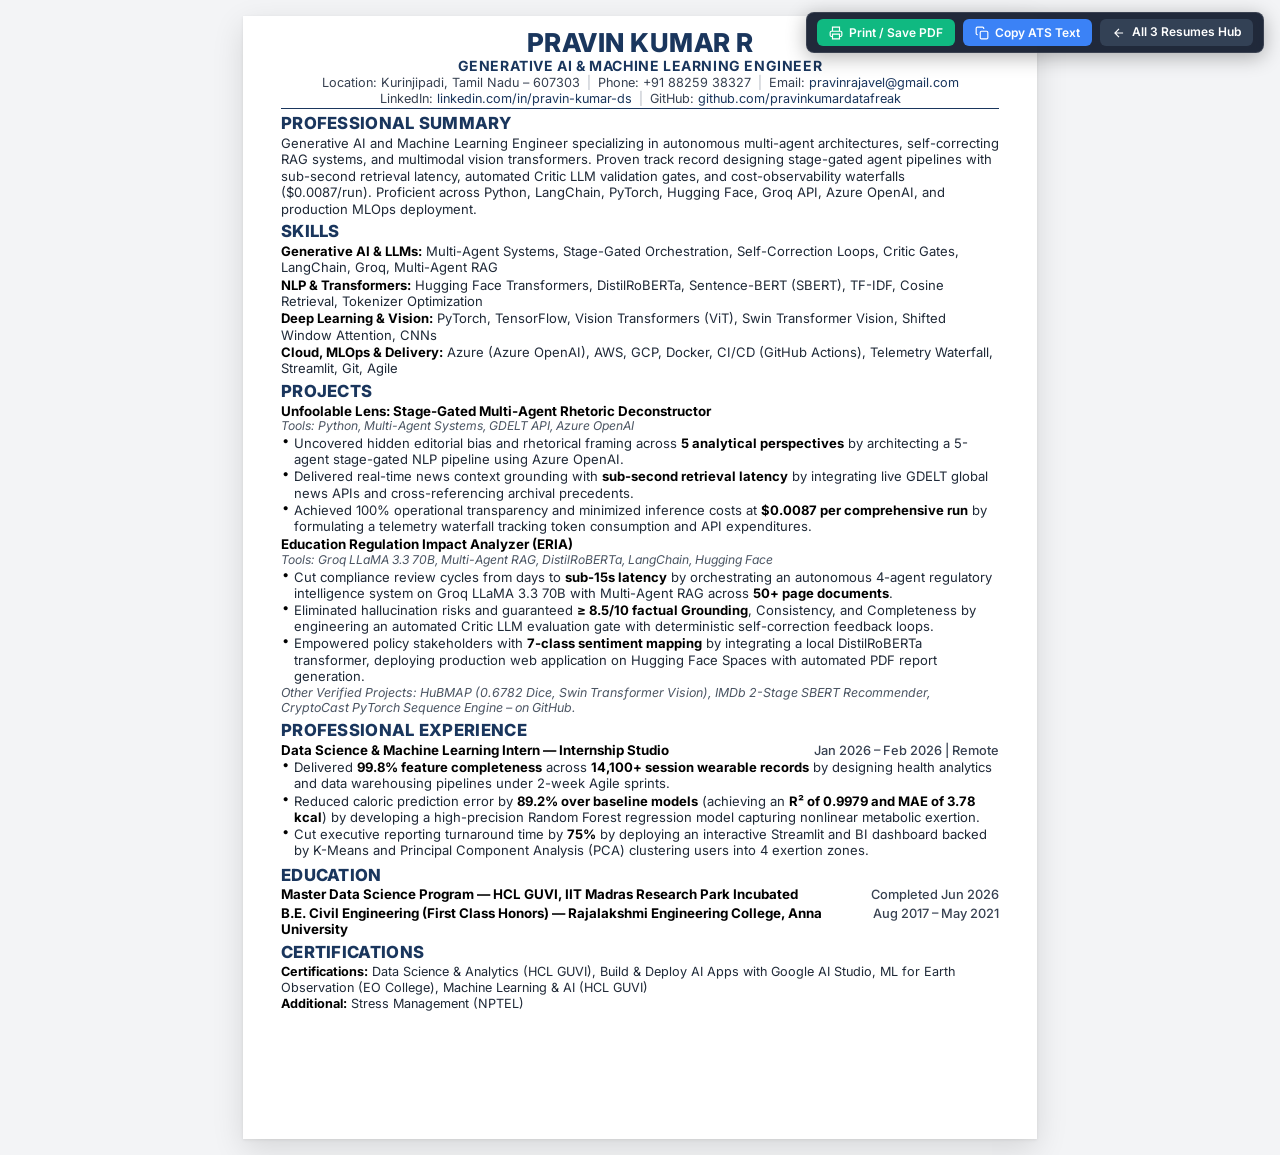
<file: resume_genai_engineer.html>
<!DOCTYPE html>
<html lang="en">
<head>
  <meta charset="UTF-8">
  <meta name="viewport" content="width=device-width, initial-scale=1.0">
  <title>Pravin Kumar R - Generative AI & Machine Learning Engineer Resume</title>
  <link rel="preconnect" href="https://fonts.googleapis.com">
  <link rel="preconnect" href="https://fonts.gstatic.com" crossorigin>
  <link href="https://fonts.googleapis.com/css2?family=Inter:wght@400;500;600;700;800&display=swap" rel="stylesheet">
  <link rel="stylesheet" href="style.css">
</head>
<body class="resume-body">

  <!-- Floating Action Bar for Standalone View -->
  <div class="standalone-bar no-print">
    <button class="btn btn-print" onclick="window.print()" title="Print or save as 1-page PDF">
      <svg width="14" height="14" viewBox="0 0 24 24" fill="none" stroke="currentColor" stroke-width="2"><path d="M6 9V2h12v7M6 18H4a2 2 0 01-2-2v-5a2 2 0 012-2h16a2 2 0 012 2v5a2 2 0 01-2 2h-2"/><path d="M6 14h12v8H6z"/></svg>
      Print / Save PDF
    </button>
    <button class="btn btn-copy" onclick="copyStandaloneATS('genai')" title="Copy ATS Plaintext">
      <svg width="14" height="14" viewBox="0 0 24 24" fill="none" stroke="currentColor" stroke-width="2"><rect x="9" y="9" width="13" height="13" rx="2" ry="2"/><path d="M5 15H4a2 2 0 01-2-2V4a2 2 0 012-2h9a2 2 0 012 2v1"/></svg>
      Copy ATS Text
    </button>
    <a class="btn btn-back" href="index.html" title="Back to All 3 Resumes Hub">
      <svg width="14" height="14" viewBox="0 0 24 24" fill="none" stroke="currentColor" stroke-width="2"><path d="M19 12H5M12 19l-7-7 7-7"/></svg>
      All 3 Resumes Hub
    </a>
  </div>

  <div class="resume-paper" id="resumePaper">

    <!-- HEADER -->
    <header class="resume-header-92">
      <h1 class="name-92">PRAVIN KUMAR R</h1>
      <div class="title-92">GENERATIVE AI &amp; MACHINE LEARNING ENGINEER</div>
      <div class="contact-line-92">
        <span>Location: Kurinjipadi, Tamil Nadu &ndash; 607303</span>
        <span class="bar-sep">|</span>
        <span>Phone: +91 88259 38327</span>
        <span class="bar-sep">|</span>
        <span>Email: <a href="mailto:pravinrajavel@gmail.com">pravinrajavel@gmail.com</a></span>
      </div>
      <div class="contact-line-92 contact-row-2">
        <span>LinkedIn: <a href="https://www.linkedin.com/in/pravin-kumar-ds/" target="_blank" rel="noopener">linkedin.com/in/pravin-kumar-ds</a></span>
        <span class="bar-sep">|</span>
        <span>GitHub: <a href="https://github.com/pravinkumardatafreak" target="_blank" rel="noopener">github.com/pravinkumardatafreak</a></span>
      </div>
    </header>

    <!-- PROFESSIONAL SUMMARY -->
    <section class="section-92">
      <h2 class="heading-92">PROFESSIONAL SUMMARY</h2>
      <p class="paragraph-92">
        Generative AI and Machine Learning Engineer specializing in autonomous multi-agent architectures, self-correcting RAG systems, and multimodal vision transformers. Proven track record designing stage-gated agent pipelines with sub-second retrieval latency, automated Critic LLM validation gates, and cost-observability waterfalls ($0.0087/run). Proficient across Python, LangChain, PyTorch, Hugging Face, Groq API, Azure OpenAI, and production MLOps deployment.
      </p>
    </section>

    <!-- SKILLS -->
    <section class="section-92">
      <h2 class="heading-92">SKILLS</h2>
      <ul class="skills-list-92">
        <li><strong>Generative AI &amp; LLMs:</strong> Multi-Agent Systems, Stage-Gated Orchestration, Self-Correction Loops, Critic Gates, LangChain, Groq, Multi-Agent RAG</li>
        <li><strong>NLP &amp; Transformers:</strong> Hugging Face Transformers, DistilRoBERTa, Sentence-BERT (SBERT), TF-IDF, Cosine Retrieval, Tokenizer Optimization</li>
        <li><strong>Deep Learning &amp; Vision:</strong> PyTorch, TensorFlow, Vision Transformers (ViT), Swin Transformer Vision, Shifted Window Attention, CNNs</li>
        <li><strong>Cloud, MLOps &amp; Delivery:</strong> Azure (Azure OpenAI), AWS, GCP, Docker, CI/CD (GitHub Actions), Telemetry Waterfall, Streamlit, Git, Agile</li>
      </ul>
    </section>

    <!-- PROJECTS -->
    <section class="section-92">
      <h2 class="heading-92">PROJECTS</h2>

      <!-- Project 1: Unfoolable Lens -->
      <div class="project-block-92">
        <div class="project-header-nav">
          <span class="item-title-92">Unfoolable Lens: Stage-Gated Multi-Agent Rhetoric Deconstructor</span>
          <span class="project-tech-nav">Tools: Python, Multi-Agent Systems, GDELT API, Azure OpenAI</span>
        </div>
        <ul class="bullet-list-92">
          <li>Uncovered hidden editorial bias and rhetorical framing across <strong>5 analytical perspectives</strong> by architecting a 5-agent stage-gated NLP pipeline using Azure OpenAI.</li>
          <li>Delivered real-time news context grounding with <strong>sub-second retrieval latency</strong> by integrating live GDELT global news APIs and cross-referencing archival precedents.</li>
          <li>Achieved 100% operational transparency and minimized inference costs at <strong>$0.0087 per comprehensive run</strong> by formulating a telemetry waterfall tracking token consumption and API expenditures.</li>
        </ul>
      </div>

      <!-- Project 2: ERIA -->
      <div class="project-block-92">
        <div class="project-header-nav">
          <span class="item-title-92">Education Regulation Impact Analyzer (ERIA)</span>
          <span class="project-tech-nav">Tools: Groq LLaMA 3.3 70B, Multi-Agent RAG, DistilRoBERTa, LangChain, Hugging Face</span>
        </div>
        <ul class="bullet-list-92">
          <li>Cut compliance review cycles from days to <strong>sub-15s latency</strong> by orchestrating an autonomous 4-agent regulatory intelligence system on Groq LLaMA 3.3 70B with Multi-Agent RAG across <strong>50+ page documents</strong>.</li>
          <li>Eliminated hallucination risks and guaranteed <strong>&ge; 8.5/10 factual Grounding</strong>, Consistency, and Completeness by engineering an automated Critic LLM evaluation gate with deterministic self-correction feedback loops.</li>
          <li>Empowered policy stakeholders with <strong>7-class sentiment mapping</strong> by integrating a local DistilRoBERTa transformer, deploying production web application on Hugging Face Spaces with automated PDF report generation.</li>
        </ul>
      </div>

      <div class="extra-projects-note">
        <em>Other Verified Projects: HuBMAP (0.6782 Dice, Swin Transformer Vision), IMDb 2-Stage SBERT Recommender, CryptoCast PyTorch Sequence Engine – on GitHub.</em>
      </div>
    </section>

    <!-- PROFESSIONAL EXPERIENCE -->
    <section class="section-92">
      <h2 class="heading-92">PROFESSIONAL EXPERIENCE</h2>
      <div class="exp-block-92">
        <div class="exp-header-92">
          <span class="item-title-92">Data Science &amp; Machine Learning Intern &mdash; Internship Studio</span>
          <span class="item-date-92">Jan 2026 &ndash; Feb 2026 | Remote</span>
        </div>
        <ul class="bullet-list-92">
          <li>Delivered <strong>99.8% feature completeness</strong> across <strong>14,100+ session wearable records</strong> by designing health analytics and data warehousing pipelines under 2-week Agile sprints.</li>
          <li>Reduced caloric prediction error by <strong>89.2% over baseline models</strong> (achieving an <strong>R² of 0.9979 and MAE of 3.78 kcal</strong>) by developing a high-precision Random Forest regression model capturing nonlinear metabolic exertion.</li>
          <li>Cut executive reporting turnaround time by <strong>75%</strong> by deploying an interactive Streamlit and BI dashboard backed by K-Means and Principal Component Analysis (PCA) clustering users into 4 exertion zones.</li>
        </ul>
      </div>
    </section>

    <!-- EDUCATION -->
    <section class="section-92">
      <h2 class="heading-92">EDUCATION</h2>
      <div class="edu-block-92">
        <div class="edu-header-92">
          <span class="item-title-92">Master Data Science Program &mdash; HCL GUVI, IIT Madras Research Park Incubated</span>
          <span class="item-date-92">Completed Jun 2026</span>
        </div>
      </div>
      <div class="edu-block-92">
        <div class="edu-header-92">
          <span class="item-title-92">B.E. Civil Engineering (First Class Honors) &mdash; Rajalakshmi Engineering College, Anna University</span>
          <span class="item-date-92">Aug 2017 &ndash; May 2021</span>
        </div>
      </div>
    </section>

    <!-- CERTIFICATIONS -->
    <section class="section-92">
      <h2 class="heading-92">CERTIFICATIONS</h2>
      <div class="certs-line-clean" style="display: block; font-size: 9.5pt; line-height: 1.24;">
        <div><strong>Certifications:</strong> Data Science &amp; Analytics (HCL GUVI), Build &amp; Deploy AI Apps with Google AI Studio, ML for Earth Observation (EO College), Machine Learning &amp; AI (HCL GUVI)</div>
        <div style="margin-top: 1px;"><strong>Additional:</strong> Stress Management (NPTEL)</div>
      </div>
    </section>

  </div>

  <script src="script.js"></script>
</body>
</html>
</file>
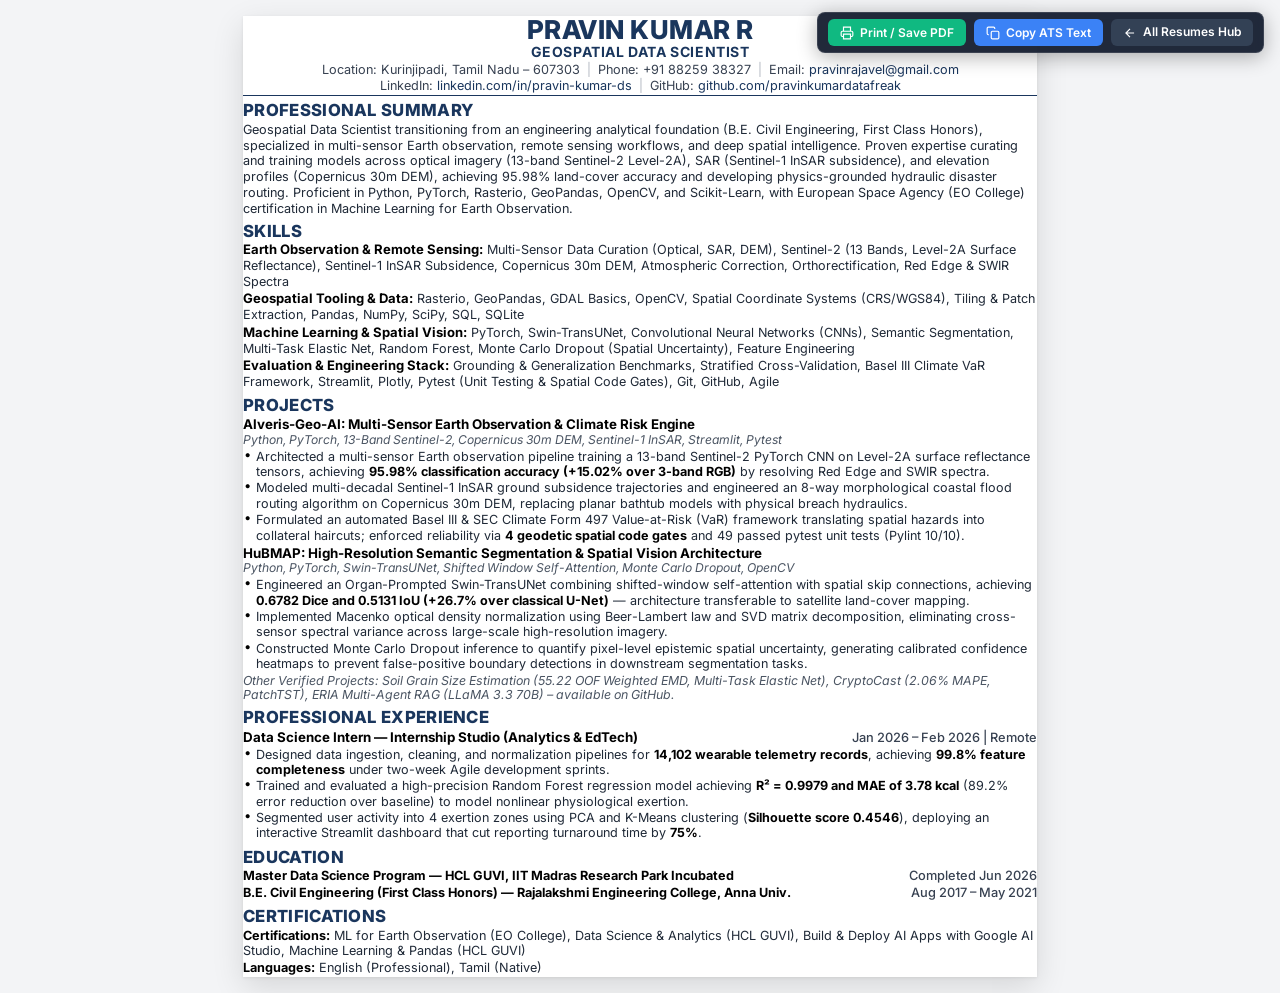
<file: resume_geospatial_ds.html>
<!DOCTYPE html>
<html lang="en">
<head>
  <meta charset="UTF-8">
  <meta name="viewport" content="width=device-width, initial-scale=1.0">
  <title>Pravin Kumar R - Geospatial Data Scientist Resume</title>
  <link rel="preconnect" href="https://fonts.googleapis.com">
  <link rel="preconnect" href="https://fonts.gstatic.com" crossorigin>
  <link href="https://fonts.googleapis.com/css2?family=Inter:wght@400;500;600;700;800&display=swap" rel="stylesheet">
  <link rel="stylesheet" href="style.css">
  <style>
    @page {
      size: A4 portrait;
      margin: 4.5mm 10mm 4.5mm 10mm;
    }
    .resume-paper {
      min-height: auto !important;
      padding: 0 !important;
    }
    .section-92 { margin-bottom: 2px !important; }
    .project-block-92 { margin-bottom: 2px !important; }
    .paragraph-92 { line-height: 1.25 !important; margin: 0 !important; font-size: 9.5pt !important; }
    .bullet-list-92 { margin-top: 0.5px !important; margin-bottom: 0.5px !important; }
    .bullet-list-92 li { line-height: 1.22 !important; margin-bottom: 1px !important; font-size: 9.45pt !important; }
    .skills-list-92 li { line-height: 1.22 !important; margin-bottom: 1.2px !important; font-size: 9.45pt !important; }
    .edu-block-92 { margin-bottom: 1px !important; }
    .edu-header-92 { font-size: 9.5pt !important; }
    .edu-header-92 .item-title-92 { font-size: 9.5pt !important; }
  </style>
</head>
<body class="resume-body">
  <div class="standalone-bar no-print">
    <button class="btn btn-print" onclick="window.print()" title="Print or save as 1-page PDF">
      <svg width="14" height="14" viewBox="0 0 24 24" fill="none" stroke="currentColor" stroke-width="2"><path d="M6 9V2h12v7M6 18H4a2 2 0 01-2-2v-5a2 2 0 012-2h16a2 2 0 012 2v5a2 2 0 01-2 2h-2"/><path d="M6 14h12v8H6z"/></svg>
      Print / Save PDF
    </button>
    <button class="btn btn-copy" onclick="copyStandaloneATS('geo_ds')" title="Copy ATS Plaintext">
      <svg width="14" height="14" viewBox="0 0 24 24" fill="none" stroke="currentColor" stroke-width="2"><rect x="9" y="9" width="13" height="13" rx="2" ry="2"/><path d="M5 15H4a2 2 0 01-2-2V4a2 2 0 012-2h9a2 2 0 012 2v1"/></svg>
      Copy ATS Text
    </button>
    <a class="btn btn-back" href="index.html" title="Back to Hub">
      <svg width="14" height="14" viewBox="0 0 24 24" fill="none" stroke="currentColor" stroke-width="2"><path d="M19 12H5M12 19l-7-7 7-7"/></svg>
      All Resumes Hub
    </a>
  </div>

  <div class="resume-paper" id="resumePaper">

    <!-- HEADER -->
    <header class="resume-header-92">
      <h1 class="name-92">PRAVIN KUMAR R</h1>
      <div class="title-92">GEOSPATIAL DATA SCIENTIST</div>
      <div class="contact-line-92">
        <span>Location: Kurinjipadi, Tamil Nadu &ndash; 607303</span>
        <span class="bar-sep">|</span>
        <span>Phone: +91 88259 38327</span>
        <span class="bar-sep">|</span>
        <span>Email: <a href="mailto:pravinrajavel@gmail.com">pravinrajavel@gmail.com</a></span>
      </div>
      <div class="contact-line-92 contact-row-2">
        <span>LinkedIn: <a href="https://www.linkedin.com/in/pravin-kumar-ds/" target="_blank" rel="noopener">linkedin.com/in/pravin-kumar-ds</a></span>
        <span class="bar-sep">|</span>
        <span>GitHub: <a href="https://github.com/pravinkumardatafreak" target="_blank" rel="noopener">github.com/pravinkumardatafreak</a></span>
      </div>
    </header>

    <!-- PROFESSIONAL SUMMARY -->
    <section class="section-92">
      <h2 class="heading-92">PROFESSIONAL SUMMARY</h2>
      <p class="paragraph-92">
        Geospatial Data Scientist transitioning from an engineering analytical foundation (B.E. Civil Engineering, First Class Honors), specialized in multi-sensor Earth observation, remote sensing workflows, and deep spatial intelligence. Proven expertise curating and training models across optical imagery (13-band Sentinel-2 Level-2A), SAR (Sentinel-1 InSAR subsidence), and elevation profiles (Copernicus 30m DEM), achieving 95.98% land-cover accuracy and developing physics-grounded hydraulic disaster routing. Proficient in Python, PyTorch, Rasterio, GeoPandas, OpenCV, and Scikit-Learn, with European Space Agency (EO College) certification in Machine Learning for Earth Observation.
      </p>
    </section>

    <!-- SKILLS -->
    <section class="section-92">
      <h2 class="heading-92">SKILLS</h2>
      <ul class="skills-list-92">
        <li><strong>Earth Observation &amp; Remote Sensing:</strong> Multi-Sensor Data Curation (Optical, SAR, DEM), Sentinel-2 (13 Bands, Level-2A Surface Reflectance), Sentinel-1 InSAR Subsidence, Copernicus 30m DEM, Atmospheric Correction, Orthorectification, Red Edge &amp; SWIR Spectra</li>
        <li><strong>Geospatial Tooling &amp; Data:</strong> Rasterio, GeoPandas, GDAL Basics, OpenCV, Spatial Coordinate Systems (CRS/WGS84), Tiling &amp; Patch Extraction, Pandas, NumPy, SciPy, SQL, SQLite</li>
        <li><strong>Machine Learning &amp; Spatial Vision:</strong> PyTorch, Swin-TransUNet, Convolutional Neural Networks (CNNs), Semantic Segmentation, Multi-Task Elastic Net, Random Forest, Monte Carlo Dropout (Spatial Uncertainty), Feature Engineering</li>
        <li><strong>Evaluation &amp; Engineering Stack:</strong> Grounding &amp; Generalization Benchmarks, Stratified Cross-Validation, Basel III Climate VaR Framework, Streamlit, Plotly, Pytest (Unit Testing &amp; Spatial Code Gates), Git, GitHub, Agile</li>
      </ul>
    </section>

    <!-- PROJECTS -->
    <section class="section-92">
      <h2 class="heading-92">PROJECTS</h2>

      <!-- Project 1: Alveris-Geo-AI (Optical, SAR, DEM, Disaster Routing, Climate Risk) -->
      <div class="project-block-92">
        <div class="project-header-nav">
          <span class="item-title-92">Alveris-Geo-AI: Multi-Sensor Earth Observation &amp; Climate Risk Engine</span>
          <span class="project-tech-nav">Python, PyTorch, 13-Band Sentinel-2, Copernicus 30m DEM, Sentinel-1 InSAR, Streamlit, Pytest</span>
        </div>
        <ul class="bullet-list-92">
          <li>Architected a multi-sensor Earth observation pipeline training a 13-band Sentinel-2 PyTorch CNN on Level-2A surface reflectance tensors, achieving <strong>95.98% classification accuracy (+15.02% over 3-band RGB)</strong> by resolving Red Edge and SWIR spectra.</li>
          <li>Modeled multi-decadal Sentinel-1 InSAR ground subsidence trajectories and engineered an 8-way morphological coastal flood routing algorithm on Copernicus 30m DEM, replacing planar bathtub models with physical breach hydraulics.</li>
          <li>Formulated an automated Basel III &amp; SEC Climate Form 497 Value-at-Risk (VaR) framework translating spatial hazards into collateral haircuts; enforced reliability via <strong>4 geodetic spatial code gates</strong> and 49 passed pytest unit tests (Pylint 10/10).</li>
        </ul>
      </div>

      <!-- Project 2: HuBMAP (Swin-TransUNet Semantic Segmentation, Spatial Uncertainty) -->
      <div class="project-block-92">
        <div class="project-header-nav">
          <span class="item-title-92">HuBMAP: High-Resolution Semantic Segmentation &amp; Spatial Vision Architecture</span>
          <span class="project-tech-nav">Python, PyTorch, Swin-TransUNet, Shifted Window Self-Attention, Monte Carlo Dropout, OpenCV</span>
        </div>
        <ul class="bullet-list-92">
          <li>Engineered an Organ-Prompted Swin-TransUNet combining shifted-window self-attention with spatial skip connections, achieving <strong>0.6782 Dice and 0.5131 IoU (+26.7% over classical U-Net)</strong> &mdash; architecture transferable to satellite land-cover mapping.</li>
          <li>Implemented Macenko optical density normalization using Beer-Lambert law and SVD matrix decomposition, eliminating cross-sensor spectral variance across large-scale high-resolution imagery.</li>
          <li>Constructed Monte Carlo Dropout inference to quantify pixel-level epistemic spatial uncertainty, generating calibrated confidence heatmaps to prevent false-positive boundary detections in downstream segmentation tasks.</li>
        </ul>
      </div>

      <div class="extra-projects-note">
        <em>Other Verified Projects: Soil Grain Size Estimation (55.22 OOF Weighted EMD, Multi-Task Elastic Net), CryptoCast (2.06% MAPE, PatchTST), ERIA Multi-Agent RAG (LLaMA 3.3 70B) &ndash; available on GitHub.</em>
      </div>
    </section>

    <!-- PROFESSIONAL EXPERIENCE -->
    <section class="section-92">
      <h2 class="heading-92">PROFESSIONAL EXPERIENCE</h2>
      <div class="exp-block-92">
        <div class="exp-header-92">
          <span class="item-title-92">Data Science Intern &mdash; Internship Studio (Analytics &amp; EdTech)</span>
          <span class="item-date-92">Jan 2026 &ndash; Feb 2026 | Remote</span>
        </div>
        <ul class="bullet-list-92">
          <li>Designed data ingestion, cleaning, and normalization pipelines for <strong>14,102 wearable telemetry records</strong>, achieving <strong>99.8% feature completeness</strong> under two-week Agile development sprints.</li>
          <li>Trained and evaluated a high-precision Random Forest regression model achieving <strong>R&sup2; = 0.9979 and MAE of 3.78 kcal</strong> (89.2% error reduction over baseline) to model nonlinear physiological exertion.</li>
          <li>Segmented user activity into 4 exertion zones using PCA and K-Means clustering (<strong>Silhouette score 0.4546</strong>), deploying an interactive Streamlit dashboard that cut reporting turnaround time by <strong>75%</strong>.</li>
        </ul>
      </div>
    </section>

    <!-- EDUCATION -->
    <section class="section-92">
      <h2 class="heading-92">EDUCATION</h2>
      <div class="edu-block-92">
        <div class="edu-header-92">
          <span class="item-title-92">Master Data Science Program &mdash; HCL GUVI, IIT Madras Research Park Incubated</span>
          <span class="item-date-92">Completed Jun 2026</span>
        </div>
      </div>
      <div class="edu-block-92">
        <div class="edu-header-92">
          <span class="item-title-92">B.E. Civil Engineering (First Class Honors) &mdash; Rajalakshmi Engineering College, Anna Univ.</span>
          <span class="item-date-92">Aug 2017 &ndash; May 2021</span>
        </div>
      </div>
    </section>

    <!-- CERTIFICATIONS -->
    <section class="section-92">
      <h2 class="heading-92">CERTIFICATIONS</h2>
      <div class="certs-line-clean" style="display: block; font-size: 9.5pt; line-height: 1.22;">
        <div><strong>Certifications:</strong> ML for Earth Observation (EO College), Data Science &amp; Analytics (HCL GUVI), Build &amp; Deploy AI Apps with Google AI Studio, Machine Learning &amp; Pandas (HCL GUVI)</div>
        <div style="margin-top: 1px;"><strong>Languages:</strong> English (Professional), Tamil (Native)</div>
      </div>
    </section>

  </div>
  <script src="script.js"></script>
</body>
</html>
</file>
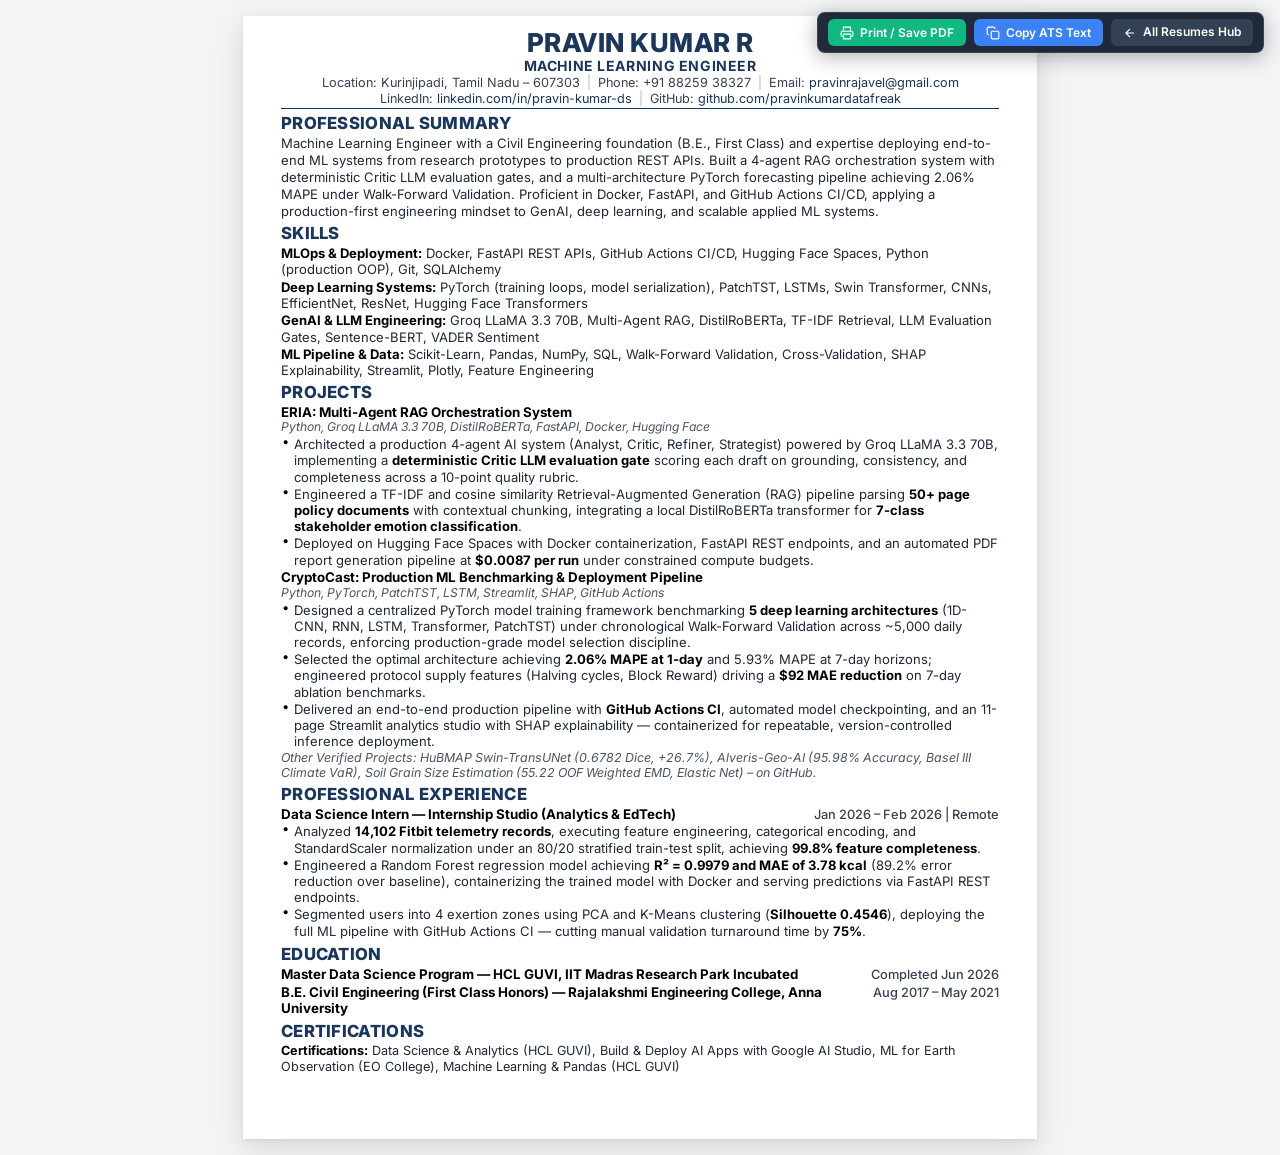
<file: resume_ml_engineer.html>
﻿<!DOCTYPE html>
<html lang="en">
<head>
  <meta charset="UTF-8">
  <meta name="viewport" content="width=device-width, initial-scale=1.0">
  <title>Pravin Kumar R - Machine Learning Engineer Resume</title>
  <link rel="preconnect" href="https://fonts.googleapis.com">
  <link rel="preconnect" href="https://fonts.gstatic.com" crossorigin>
  <link href="https://fonts.googleapis.com/css2?family=Inter:wght@400;500;600;700;800&display=swap" rel="stylesheet">
  <link rel="stylesheet" href="style.css">
  <style>
    .section-92 { margin-bottom: 1.5px !important; }
    .project-block-92 { margin-bottom: 1.5px !important; }
    .paragraph-92 { line-height: 1.3 !important; margin: 0 !important; }
  </style>
</head>
<body class="resume-body">
  <div class="standalone-bar no-print">
    <button class="btn btn-print" onclick="window.print()" title="Print or save as 1-page PDF">
      <svg width="14" height="14" viewBox="0 0 24 24" fill="none" stroke="currentColor" stroke-width="2"><path d="M6 9V2h12v7M6 18H4a2 2 0 01-2-2v-5a2 2 0 012-2h16a2 2 0 012 2v5a2 2 0 01-2 2h-2"/><path d="M6 14h12v8H6z"/></svg>
      Print / Save PDF
    </button>
    <button class="btn btn-copy" onclick="copyStandaloneATS('ml_engineer')" title="Copy ATS Plaintext">
      <svg width="14" height="14" viewBox="0 0 24 24" fill="none" stroke="currentColor" stroke-width="2"><rect x="9" y="9" width="13" height="13" rx="2" ry="2"/><path d="M5 15H4a2 2 0 01-2-2V4a2 2 0 012-2h9a2 2 0 012 2v1"/></svg>
      Copy ATS Text
    </button>
    <a class="btn btn-back" href="index.html" title="Back to Hub">
      <svg width="14" height="14" viewBox="0 0 24 24" fill="none" stroke="currentColor" stroke-width="2"><path d="M19 12H5M12 19l-7-7 7-7"/></svg>
      All Resumes Hub
    </a>
  </div>

  <div class="resume-paper" id="resumePaper">

    <header class="resume-header-92">
      <h1 class="name-92">PRAVIN KUMAR R</h1>
      <div class="title-92">MACHINE LEARNING ENGINEER</div>
      <div class="contact-line-92">
        <span>Location: Kurinjipadi, Tamil Nadu &ndash; 607303</span>
        <span class="bar-sep">|</span>
        <span>Phone: +91 88259 38327</span>
        <span class="bar-sep">|</span>
        <span>Email: <a href="mailto:pravinrajavel@gmail.com">pravinrajavel@gmail.com</a></span>
      </div>
      <div class="contact-line-92 contact-row-2">
        <span>LinkedIn: <a href="https://www.linkedin.com/in/pravin-kumar-ds/" target="_blank" rel="noopener">linkedin.com/in/pravin-kumar-ds</a></span>
        <span class="bar-sep">|</span>
        <span>GitHub: <a href="https://github.com/pravinkumardatafreak" target="_blank" rel="noopener">github.com/pravinkumardatafreak</a></span>
      </div>
    </header>

    <section class="section-92">
      <h2 class="heading-92">PROFESSIONAL SUMMARY</h2>
      <p class="paragraph-92">
        Machine Learning Engineer with a Civil Engineering foundation (B.E., First Class) and expertise deploying end-to-end ML systems from research prototypes to production REST APIs. Built a 4-agent RAG orchestration system with deterministic Critic LLM evaluation gates, and a multi-architecture PyTorch forecasting pipeline achieving 2.06% MAPE under Walk-Forward Validation. Proficient in Docker, FastAPI, and GitHub Actions CI/CD, applying a production-first engineering mindset to GenAI, deep learning, and scalable applied ML systems.
      </p>
    </section>

    <section class="section-92">
      <h2 class="heading-92">SKILLS</h2>
      <ul class="skills-list-92">
        <li><strong>MLOps &amp; Deployment:</strong> Docker, FastAPI REST APIs, GitHub Actions CI/CD, Hugging Face Spaces, Python (production OOP), Git, SQLAlchemy</li>
        <li><strong>Deep Learning Systems:</strong> PyTorch (training loops, model serialization), PatchTST, LSTMs, Swin Transformer, CNNs, EfficientNet, ResNet, Hugging Face Transformers</li>
        <li><strong>GenAI &amp; LLM Engineering:</strong> Groq LLaMA 3.3 70B, Multi-Agent RAG, DistilRoBERTa, TF-IDF Retrieval, LLM Evaluation Gates, Sentence-BERT, VADER Sentiment</li>
        <li><strong>ML Pipeline &amp; Data:</strong> Scikit-Learn, Pandas, NumPy, SQL, Walk-Forward Validation, Cross-Validation, SHAP Explainability, Streamlit, Plotly, Feature Engineering</li>
      </ul>
    </section>

    <section class="section-92">
      <h2 class="heading-92">PROJECTS</h2>

      <div class="project-block-92">
        <div class="project-header-nav">
          <span class="item-title-92">ERIA: Multi-Agent RAG Orchestration System</span>
          <span class="project-tech-nav">Python, Groq LLaMA 3.3 70B, DistilRoBERTa, FastAPI, Docker, Hugging Face</span>
        </div>
        <ul class="bullet-list-92">
          <li>Architected a production 4-agent AI system (Analyst, Critic, Refiner, Strategist) powered by Groq LLaMA 3.3 70B, implementing a <strong>deterministic Critic LLM evaluation gate</strong> scoring each draft on grounding, consistency, and completeness across a 10-point quality rubric.</li>
          <li>Engineered a TF-IDF and cosine similarity Retrieval-Augmented Generation (RAG) pipeline parsing <strong>50+ page policy documents</strong> with contextual chunking, integrating a local DistilRoBERTa transformer for <strong>7-class stakeholder emotion classification</strong>.</li>
          <li>Deployed on Hugging Face Spaces with Docker containerization, FastAPI REST endpoints, and an automated PDF report generation pipeline at <strong>$0.0087 per run</strong> under constrained compute budgets.</li>
        </ul>
      </div>

      <div class="project-block-92">
        <div class="project-header-nav">
          <span class="item-title-92">CryptoCast: Production ML Benchmarking &amp; Deployment Pipeline</span>
          <span class="project-tech-nav">Python, PyTorch, PatchTST, LSTM, Streamlit, SHAP, GitHub Actions</span>
        </div>
        <ul class="bullet-list-92">
          <li>Designed a centralized PyTorch model training framework benchmarking <strong>5 deep learning architectures</strong> (1D-CNN, RNN, LSTM, Transformer, PatchTST) under chronological Walk-Forward Validation across ~5,000 daily records, enforcing production-grade model selection discipline.</li>
          <li>Selected the optimal architecture achieving <strong>2.06% MAPE at 1-day</strong> and 5.93% MAPE at 7-day horizons; engineered protocol supply features (Halving cycles, Block Reward) driving a <strong>$92 MAE reduction</strong> on 7-day ablation benchmarks.</li>
          <li>Delivered an end-to-end production pipeline with <strong>GitHub Actions CI</strong>, automated model checkpointing, and an 11-page Streamlit analytics studio with SHAP explainability &mdash; containerized for repeatable, version-controlled inference deployment.</li>
        </ul>
      </div>

      <div class="extra-projects-note">
        <em>Other Verified Projects: HuBMAP Swin-TransUNet (0.6782 Dice, +26.7%), Alveris-Geo-AI (95.98% Accuracy, Basel III Climate VaR), Soil Grain Size Estimation (55.22 OOF Weighted EMD, Elastic Net) &ndash; on GitHub.</em>
      </div>
    </section>

    <section class="section-92">
      <h2 class="heading-92">PROFESSIONAL EXPERIENCE</h2>
      <div class="exp-block-92">
        <div class="exp-header-92">
          <span class="item-title-92">Data Science Intern &mdash; Internship Studio (Analytics &amp; EdTech)</span>
          <span class="item-date-92">Jan 2026 &ndash; Feb 2026 | Remote</span>
        </div>
        <ul class="bullet-list-92">
          <li>Analyzed <strong>14,102 Fitbit telemetry records</strong>, executing feature engineering, categorical encoding, and StandardScaler normalization under an 80/20 stratified train-test split, achieving <strong>99.8% feature completeness</strong>.</li>
          <li>Engineered a Random Forest regression model achieving <strong>R&sup2; = 0.9979 and MAE of 3.78 kcal</strong> (89.2% error reduction over baseline), containerizing the trained model with Docker and serving predictions via FastAPI REST endpoints.</li>
          <li>Segmented users into 4 exertion zones using PCA and K-Means clustering (<strong>Silhouette 0.4546</strong>), deploying the full ML pipeline with GitHub Actions CI &mdash; cutting manual validation turnaround time by <strong>75%</strong>.</li>
        </ul>
      </div>
    </section>

    <section class="section-92">
      <h2 class="heading-92">EDUCATION</h2>
      <div class="edu-block-92">
        <div class="edu-header-92">
          <span class="item-title-92">Master Data Science Program &mdash; HCL GUVI, IIT Madras Research Park Incubated</span>
          <span class="item-date-92">Completed Jun 2026</span>
        </div>
      </div>
      <div class="edu-block-92">
        <div class="edu-header-92">
          <span class="item-title-92">B.E. Civil Engineering (First Class Honors) &mdash; Rajalakshmi Engineering College, Anna University</span>
          <span class="item-date-92">Aug 2017 &ndash; May 2021</span>
        </div>
      </div>
    </section>

    <section class="section-92">
      <h2 class="heading-92">CERTIFICATIONS</h2>
      <div class="certs-line-clean" style="display: block; font-size: 9.5pt; line-height: 1.24;">
        <div><strong>Certifications:</strong> Data Science &amp; Analytics (HCL GUVI), Build &amp; Deploy AI Apps with Google AI Studio, ML for Earth Observation (EO College), Machine Learning &amp; Pandas (HCL GUVI)</div>
      </div>
    </section>

  </div>
  <script src="script.js"></script>
</body>
</html>
</file>
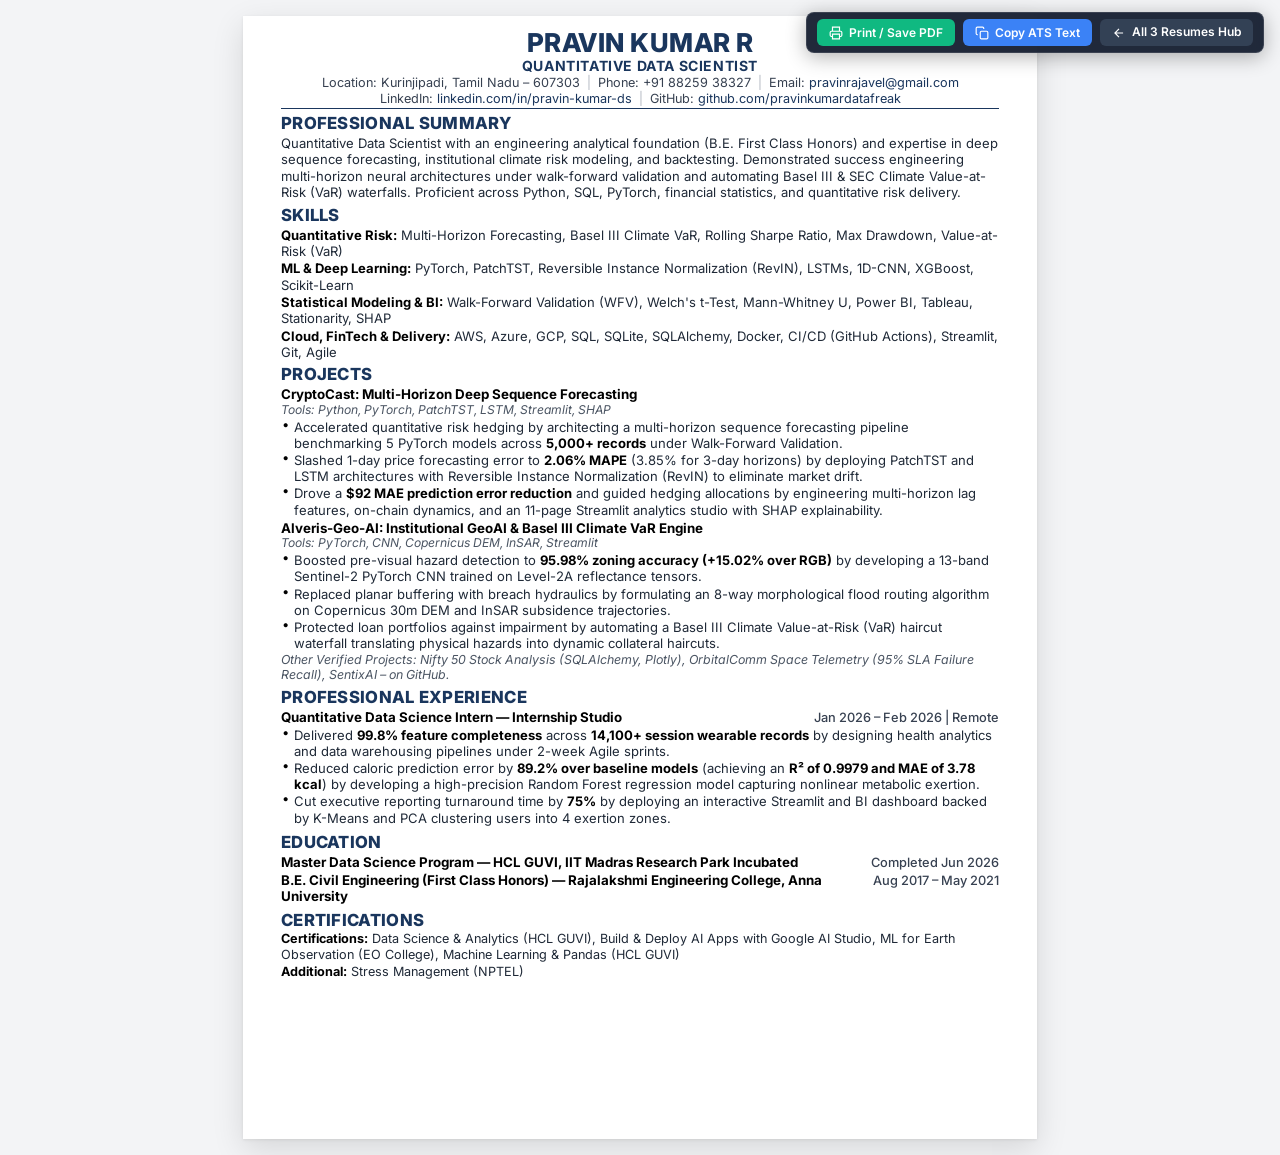
<file: resume_quant_analyst.html>
<!DOCTYPE html>
<html lang="en">
<head>
  <meta charset="UTF-8">
  <meta name="viewport" content="width=device-width, initial-scale=1.0">
  <title>Pravin Kumar R - Quantitative Data Scientist Resume</title>
  <link rel="preconnect" href="https://fonts.googleapis.com">
  <link rel="preconnect" href="https://fonts.gstatic.com" crossorigin>
  <link href="https://fonts.googleapis.com/css2?family=Inter:wght@400;500;600;700;800&display=swap" rel="stylesheet">
  <link rel="stylesheet" href="style.css">
</head>
<body class="resume-body">

  <!-- Floating Action Bar for Standalone View -->
  <div class="standalone-bar no-print">
    <button class="btn btn-print" onclick="window.print()" title="Print or save as 1-page PDF">
      <svg width="14" height="14" viewBox="0 0 24 24" fill="none" stroke="currentColor" stroke-width="2"><path d="M6 9V2h12v7M6 18H4a2 2 0 01-2-2v-5a2 2 0 012-2h16a2 2 0 012 2v5a2 2 0 01-2 2h-2"/><path d="M6 14h12v8H6z"/></svg>
      Print / Save PDF
    </button>
    <button class="btn btn-copy" onclick="copyStandaloneATS('quant')" title="Copy ATS Plaintext">
      <svg width="14" height="14" viewBox="0 0 24 24" fill="none" stroke="currentColor" stroke-width="2"><rect x="9" y="9" width="13" height="13" rx="2" ry="2"/><path d="M5 15H4a2 2 0 01-2-2V4a2 2 0 012-2h9a2 2 0 012 2v1"/></svg>
      Copy ATS Text
    </button>
    <a class="btn btn-back" href="index.html" title="Back to All 3 Resumes Hub">
      <svg width="14" height="14" viewBox="0 0 24 24" fill="none" stroke="currentColor" stroke-width="2"><path d="M19 12H5M12 19l-7-7 7-7"/></svg>
      All 3 Resumes Hub
    </a>
  </div>

  <div class="resume-paper" id="resumePaper">

    <!-- HEADER -->
    <header class="resume-header-92">
      <h1 class="name-92">PRAVIN KUMAR R</h1>
      <div class="title-92">QUANTITATIVE DATA SCIENTIST</div>
      <div class="contact-line-92">
        <span>Location: Kurinjipadi, Tamil Nadu &ndash; 607303</span>
        <span class="bar-sep">|</span>
        <span>Phone: +91 88259 38327</span>
        <span class="bar-sep">|</span>
        <span>Email: <a href="mailto:pravinrajavel@gmail.com">pravinrajavel@gmail.com</a></span>
      </div>
      <div class="contact-line-92 contact-row-2">
        <span>LinkedIn: <a href="https://www.linkedin.com/in/pravin-kumar-ds/" target="_blank" rel="noopener">linkedin.com/in/pravin-kumar-ds</a></span>
        <span class="bar-sep">|</span>
        <span>GitHub: <a href="https://github.com/pravinkumardatafreak" target="_blank" rel="noopener">github.com/pravinkumardatafreak</a></span>
      </div>
    </header>

    <!-- PROFESSIONAL SUMMARY -->
    <section class="section-92">
      <h2 class="heading-92">PROFESSIONAL SUMMARY</h2>
      <p class="paragraph-92">
        Quantitative Data Scientist with an engineering analytical foundation (B.E. First Class Honors) and expertise in deep sequence forecasting, institutional climate risk modeling, and backtesting. Demonstrated success engineering multi-horizon neural architectures under walk-forward validation and automating Basel III &amp; SEC Climate Value-at-Risk (VaR) waterfalls. Proficient across Python, SQL, PyTorch, financial statistics, and quantitative risk delivery.
      </p>
    </section>

    <!-- SKILLS -->
    <section class="section-92">
      <h2 class="heading-92">SKILLS</h2>
      <ul class="skills-list-92">
        <li><strong>Quantitative Risk:</strong> Multi-Horizon Forecasting, Basel III Climate VaR, Rolling Sharpe Ratio, Max Drawdown, Value-at-Risk (VaR)</li>
        <li><strong>ML &amp; Deep Learning:</strong> PyTorch, PatchTST, Reversible Instance Normalization (RevIN), LSTMs, 1D-CNN, XGBoost, Scikit-Learn</li>
        <li><strong>Statistical Modeling &amp; BI:</strong> Walk-Forward Validation (WFV), Welch's t-Test, Mann-Whitney U, Power BI, Tableau, Stationarity, SHAP</li>
        <li><strong>Cloud, FinTech &amp; Delivery:</strong> AWS, Azure, GCP, SQL, SQLite, SQLAlchemy, Docker, CI/CD (GitHub Actions), Streamlit, Git, Agile</li>
      </ul>
    </section>

    <!-- PROJECTS -->
    <section class="section-92">
      <h2 class="heading-92">PROJECTS</h2>

      <!-- Project 1: CryptoCast -->
      <div class="project-block-92">
        <div class="project-header-nav">
          <span class="item-title-92">CryptoCast: Multi-Horizon Deep Sequence Forecasting</span>
          <span class="project-tech-nav">Tools: Python, PyTorch, PatchTST, LSTM, Streamlit, SHAP</span>
        </div>
        <ul class="bullet-list-92">
          <li>Accelerated quantitative risk hedging by architecting a multi-horizon sequence forecasting pipeline benchmarking 5 PyTorch models across <strong>5,000+ records</strong> under Walk-Forward Validation.</li>
          <li>Slashed 1-day price forecasting error to <strong>2.06% MAPE</strong> (3.85% for 3-day horizons) by deploying PatchTST and LSTM architectures with Reversible Instance Normalization (RevIN) to eliminate market drift.</li>
          <li>Drove a <strong>$92 MAE prediction error reduction</strong> and guided hedging allocations by engineering multi-horizon lag features, on-chain dynamics, and an 11-page Streamlit analytics studio with SHAP explainability.</li>
        </ul>
      </div>

      <!-- Project 2: Alveris-Geo-AI -->
      <div class="project-block-92">
        <div class="project-header-nav">
          <span class="item-title-92">Alveris-Geo-AI: Institutional GeoAI &amp; Basel III Climate VaR Engine</span>
          <span class="project-tech-nav">Tools: PyTorch, CNN, Copernicus DEM, InSAR, Streamlit</span>
        </div>
        <ul class="bullet-list-92">
          <li>Boosted pre-visual hazard detection to <strong>95.98% zoning accuracy (+15.02% over RGB)</strong> by developing a 13-band Sentinel-2 PyTorch CNN trained on Level-2A reflectance tensors.</li>
          <li>Replaced planar buffering with breach hydraulics by formulating an 8-way morphological flood routing algorithm on Copernicus 30m DEM and InSAR subsidence trajectories.</li>
          <li>Protected loan portfolios against impairment by automating a Basel III Climate Value-at-Risk (VaR) haircut waterfall translating physical hazards into dynamic collateral haircuts.</li>
        </ul>
      </div>

      <div class="extra-projects-note">
        <em>Other Verified Projects: Nifty 50 Stock Analysis (SQLAlchemy, Plotly), OrbitalComm Space Telemetry (95% SLA Failure Recall), SentixAI – on GitHub.</em>
      </div>
    </section>

    <!-- PROFESSIONAL EXPERIENCE -->
    <section class="section-92">
      <h2 class="heading-92">PROFESSIONAL EXPERIENCE</h2>
      <div class="exp-block-92">
        <div class="exp-header-92">
          <span class="item-title-92">Quantitative Data Science Intern &mdash; Internship Studio</span>
          <span class="item-date-92">Jan 2026 &ndash; Feb 2026 | Remote</span>
        </div>
        <ul class="bullet-list-92">
          <li>Delivered <strong>99.8% feature completeness</strong> across <strong>14,100+ session wearable records</strong> by designing health analytics and data warehousing pipelines under 2-week Agile sprints.</li>
          <li>Reduced caloric prediction error by <strong>89.2% over baseline models</strong> (achieving an <strong>R² of 0.9979 and MAE of 3.78 kcal</strong>) by developing a high-precision Random Forest regression model capturing nonlinear metabolic exertion.</li>
          <li>Cut executive reporting turnaround time by <strong>75%</strong> by deploying an interactive Streamlit and BI dashboard backed by K-Means and PCA clustering users into 4 exertion zones.</li>
        </ul>
      </div>
    </section>

    <!-- EDUCATION -->
    <section class="section-92">
      <h2 class="heading-92">EDUCATION</h2>
      <div class="edu-block-92">
        <div class="edu-header-92">
          <span class="item-title-92">Master Data Science Program &mdash; HCL GUVI, IIT Madras Research Park Incubated</span>
          <span class="item-date-92">Completed Jun 2026</span>
        </div>
      </div>
      <div class="edu-block-92">
        <div class="edu-header-92">
          <span class="item-title-92">B.E. Civil Engineering (First Class Honors) &mdash; Rajalakshmi Engineering College, Anna University</span>
          <span class="item-date-92">Aug 2017 &ndash; May 2021</span>
        </div>
      </div>
    </section>

    <!-- CERTIFICATIONS -->
    <section class="section-92">
      <h2 class="heading-92">CERTIFICATIONS</h2>
      <div class="certs-line-clean" style="display: block; font-size: 9.5pt; line-height: 1.24;">
        <div><strong>Certifications:</strong> Data Science &amp; Analytics (HCL GUVI), Build &amp; Deploy AI Apps with Google AI Studio, ML for Earth Observation (EO College), Machine Learning &amp; Pandas (HCL GUVI)</div>
        <div style="margin-top: 1px;"><strong>Additional:</strong> Stress Management (NPTEL)</div>
      </div>
    </section>

  </div>

  <script src="script.js"></script>
</body>
</html>
</file>
<file: style.css>
@charset "UTF-8";
/* ===================================================================
   PRAVINKUMAR R - TAILORED ATS RESUMES
   Navaneethan Executive Format (Navy Blue Accent, 7+/10 Selected Benchmark)
   =================================================================== */

:root {
  --font-family: 'Inter', -apple-system, BlinkMacSystemFont, 'Segoe UI', Roboto, Helvetica, Arial, sans-serif;
  --color-primary: #1a365d;   /* Executive Navy Blue (Navaneethan Standard) */
  --color-text: #1f2937;
  --color-dark: #000000;
  --color-muted: #4b5563;
  --sheet-width: 210mm;
  --sheet-height: 297mm;
}

* {
  box-sizing: border-box;
  margin: 0;
  padding: 0;
}

body.resume-body {
  font-family: var(--font-family);
  background-color: #f3f4f6;
  color: var(--color-text);
  line-height: 1.24;
  font-size: 9.8pt;
  -webkit-font-smoothing: antialiased;
  display: flex;
  justify-content: center;
  padding: 16px 10px;
}

/* ===================================================================
   A4 SHEET CONTAINER (PRECISION 1-PAGE A4)
   =================================================================== */
.resume-paper {
  width: var(--sheet-width);
  min-height: var(--sheet-height);
  background-color: #ffffff;
  padding: 3.5mm 10mm 3mm 10mm; /* Safe 10mm side margins to prevent right-edge clipping */
  box-shadow: 0 10px 30px rgba(0, 0, 0, 0.12), 0 1px 3px rgba(0, 0, 0, 0.08);
  display: flex;
  flex-direction: column;
}

/* ===================================================================
   NAVANEETHAN EXECUTIVE HEADER (NAVY ACCENT + DIVIDER)
   =================================================================== */
.resume-header-92 {
  text-align: center;
  margin-bottom: 2px;
  padding-bottom: 2px;
  border-bottom: 1.8px solid var(--color-primary);
}

.name-92 {
  font-size: 19.5pt;
  font-weight: 800;
  letter-spacing: 0.5px;
  color: var(--color-primary);
  line-height: 1.05;
  margin-bottom: 0px;
  text-transform: uppercase;
}

.title-92 {
  font-size: 10.5pt;
  font-weight: 700;
  color: var(--color-primary);
  letter-spacing: 0.6px;
  text-transform: uppercase;
  margin-bottom: 1px;
}

.contact-line-92 {
  font-size: 9.5pt;
  color: #374151;
  display: flex;
  justify-content: center;
  align-items: center;
  flex-wrap: wrap;
  gap: 7px;
  line-height: 1.22;
}

.contact-line-92.contact-row-2 {
  margin-top: 0.5px;
}

.contact-line-92 a {
  color: #1a365d;
  text-decoration: none;
}

.contact-line-92 a:hover {
  text-decoration: underline;
}

.bar-sep {
  color: #9ca3af;
  font-weight: 300;
}

/* ===================================================================
   SECTION HEADINGS (NAVANEETHAN FORMAT: NAVY BLUE, NO UNDERLINE)
   =================================================================== */
.section-92 {
  margin-bottom: 2.2px;
}

.section-92:last-child {
  margin-bottom: 0;
}

.heading-92 {
  font-size: 12.5pt; /* Section Headings strictly > 12pt */
  font-weight: 800;
  letter-spacing: 0.3px;
  text-transform: uppercase;
  color: var(--color-primary); /* Executive Navy Blue */
  margin-top: 2px;
  margin-bottom: 1px;
}

.paragraph-92 {
  font-size: 9.8pt;
  line-height: 1.26;
  color: #1f2937;
  text-align: left;
}

/* ===================================================================
   TECHNICAL SKILLS (NAVANEETHAN INLINE FORMAT)
   =================================================================== */
.skills-box-92,
.skills-list-92 {
  display: flex;
  flex-direction: column;
  gap: 1px;
  font-size: 9.8pt;
  line-height: 1.25;
  color: #1f2937;
  list-style: none;
  padding-left: 0;
}

.skills-line-92,
.skills-list-92 li {
  font-size: 9.8pt;
  text-align: left;
}

.skills-line-92 strong,
.skills-list-92 li strong {
  color: #000000;
  font-weight: 700;
  font-size: 9.8pt;
}

.skills-line-92 span.skill-val,
.skills-list-92 li span.skill-val {
  color: #1f2937;
  font-size: 9.8pt;
}

/* ===================================================================
   PROJECTS (NAVANEETHAN FORMAT: TITLE LEFT, TECH STACK RIGHT)
   =================================================================== */
.project-block-92 {
  margin-bottom: 2px;
}

.project-block-92:last-child {
  margin-bottom: 0;
}

.project-header-nav {
  display: flex;
  flex-direction: column;
  margin-bottom: 1.2px;
}

.item-title-92 {
  font-size: 10pt;
  font-weight: 700;
  color: #000000;
  line-height: 1.2;
}

.project-tech-nav {
  font-size: 9.1pt;
  font-style: italic;
  color: #4b5563;
  text-align: left;
  line-height: 1.22;
  margin-top: 0.5px;
}

.bullet-list-92 {
  list-style: none;
  padding-left: 0;
}

.bullet-list-92 li {
  position: relative;
  padding-left: 13px;
  padding-right: 1px;
  font-size: 9.8pt;
  line-height: 1.24;
  color: #1f2937;
  margin-bottom: 1px;
  text-align: left;
}

.bullet-list-92 li:last-child {
  margin-bottom: 0;
}

.bullet-list-92 li::before {
  content: "\2022";
  position: absolute;
  left: 1px;
  top: -1px;
  color: #000000;
  font-size: 9.8pt;
  line-height: 1;
}

.bullet-list-92 strong {
  font-weight: 700;
  color: #000000;
}

.extra-projects-note {
  font-size: 9.3pt;
  line-height: 1.2;
  color: #4b5563;
  font-style: italic;
  margin-top: 1px;
}

/* ===================================================================
   PROFESSIONAL EXPERIENCE (TITLE LEFT, DATE FAR RIGHT)
   =================================================================== */
.exp-block-92 {
  margin-bottom: 2px;
}

.exp-header-92 {
  display: flex;
  justify-content: space-between;
  align-items: baseline;
  gap: 10px;
  width: 100%;
  margin-bottom: 0.8px;
}

.item-date-92 {
  font-size: 9.6pt;
  font-weight: 500;
  color: #374151;
  text-align: right;
  white-space: nowrap;
}

/* ===================================================================
   EDUCATION (NAVANEETHAN 2-LINE FORMAT: DEGREE LEFT, YEAR RIGHT)
   =================================================================== */
.edu-block-92 {
  width: 100%;
  margin-bottom: 1.5px;
}

.edu-header-92 {
  display: flex;
  justify-content: space-between;
  align-items: baseline;
  gap: 10px;
  width: 100%;
}

.edu-sub-92 {
  font-size: 9.5pt;
  color: #374151;
  line-height: 1.2;
}

/* ===================================================================
   CLEAN & AESTHETIC CERTIFICATIONS FORMAT
   =================================================================== */
.certs-line-clean {
  font-size: 9.5pt;
  line-height: 1.26;
  color: #1f2937;
  margin-top: 1px;
  display: flex;
  flex-wrap: wrap;
  align-items: center;
  gap: 6px;
}

.certs-line-clean strong {
  color: #000000;
}

/* ===================================================================
   STANDALONE FLOATING ACTION BAR (FOR DEDICATED HTML PAGES)
   =================================================================== */
.standalone-bar {
  position: fixed;
  top: 12px;
  right: 16px;
  display: flex;
  align-items: center;
  gap: 8px;
  z-index: 9999;
  background: rgba(15, 23, 42, 0.92);
  backdrop-filter: blur(8px);
  padding: 6px 10px;
  border-radius: 8px;
  box-shadow: 0 4px 20px rgba(0, 0, 0, 0.3);
  border: 1px solid rgba(255, 255, 255, 0.12);
}

.standalone-bar .btn {
  display: inline-flex;
  align-items: center;
  gap: 6px;
  font-family: var(--font-family);
  font-size: 12px;
  font-weight: 600;
  padding: 6px 12px;
  border-radius: 6px;
  border: none;
  cursor: pointer;
  text-decoration: none;
  color: #ffffff;
  transition: all 0.18s ease;
}

.standalone-bar .btn-print {
  background: #10b981;
}

.standalone-bar .btn-print:hover {
  background: #059669;
}

.standalone-bar .btn-copy {
  background: #3b82f6;
}

.standalone-bar .btn-copy:hover {
  background: #2563eb;
}

.standalone-bar .btn-back {
  background: #334155;
}

.standalone-bar .btn-back:hover {
  background: #475569;
}

/* ===================================================================
   HUB INTERACTION STYLES (FOR MASTER INDEX.HTML)
   =================================================================== */
body.hub-body {
  font-family: var(--font-family);
  background-color: #0f172a;
  color: #f8fafc;
  min-height: 100vh;
  margin: 0;
  display: flex;
  flex-direction: column;
}

.hub-header {
  background: #1e293b;
  border-bottom: 1px solid #334155;
  padding: 14px 24px;
  display: flex;
  justify-content: space-between;
  align-items: center;
  flex-wrap: wrap;
  gap: 14px;
  position: sticky;
  top: 0;
  z-index: 100;
  box-shadow: 0 4px 12px rgba(0, 0, 0, 0.3);
}

.hub-title-group h1 {
  font-size: 17px;
  font-weight: 700;
  color: #ffffff;
  display: flex;
  align-items: center;
  gap: 8px;
}

.hub-title-group p {
  font-size: 12px;
  color: #94a3b8;
}

.tab-buttons {
  display: flex;
  background: #0f172a;
  padding: 4px;
  border-radius: 8px;
  gap: 4px;
  border: 1px solid #334155;
}

.tab-btn {
  background: transparent;
  border: none;
  color: #94a3b8;
  padding: 8px 14px;
  border-radius: 6px;
  font-size: 12.5px;
  font-weight: 600;
  cursor: pointer;
  transition: all 0.18s ease;
  display: flex;
  align-items: center;
  gap: 6px;
}

.tab-btn:hover {
  color: #ffffff;
  background: rgba(255, 255, 255, 0.05);
}

.tab-btn.active {
  background: #2563eb;
  color: #ffffff;
  box-shadow: 0 2px 8px rgba(37, 99, 235, 0.4);
}

.hub-actions {
  display: flex;
  align-items: center;
  gap: 10px;
}

.hub-btn {
  display: inline-flex;
  align-items: center;
  gap: 6px;
  font-size: 12.5px;
  font-weight: 600;
  padding: 8px 14px;
  border-radius: 6px;
  border: none;
  cursor: pointer;
  text-decoration: none;
  transition: all 0.18s ease;
}

.hub-btn-print {
  background: #10b981;
  color: #ffffff;
}

.hub-btn-print:hover {
  background: #059669;
  transform: translateY(-1px);
}

.hub-btn-copy {
  background: #3b82f6;
  color: #ffffff;
}

.hub-btn-copy:hover {
  background: #2563eb;
}

.hub-btn-link {
  background: #334155;
  color: #f1f5f9;
}

.hub-btn-link:hover {
  background: #475569;
}

.hub-preview-area {
  flex: 1;
  display: flex;
  justify-content: center;
  padding: 24px 16px 40px;
  background: #0f172a;
}

/* Tab View Containers */
.resume-view {
  display: none;
  width: 100%;
  justify-content: center;
}

.resume-view.active {
  display: flex;
}

/* ===================================================================
   UNIFIED PRINT RULES (STRICT 1-PAGE A4 ZERO SPILLOVER)
   =================================================================== */
@page {
  size: A4 portrait;
  margin: 3.5mm 10mm 3mm 10mm;
}

@media print {
  html, body.resume-body, body.hub-body {
    background: #ffffff !important;
    padding: 0 !important;
    margin: 0 !important;
    width: 100% !important;
    height: auto !important;
    min-height: auto !important;
    color: #000000 !important;
  }

  .standalone-bar, .hub-header, .no-print {
    display: none !important;
  }

  .hub-preview-area {
    padding: 0 !important;
    margin: 0 !important;
    background: #ffffff !important;
    display: block !important;
  }

  .resume-view {
    display: none !important;
  }

  .resume-view.active {
    display: block !important;
    width: 100% !important;
  }

  .resume-paper {
    box-shadow: none !important;
    border: none !important;
    padding: 0 !important;
    margin: 0 !important;
    width: 100% !important;
    height: auto !important;
    min-height: auto !important;
    max-height: none !important;
    page-break-after: avoid !important;
    page-break-inside: avoid !important;
  }

  .section-92, .project-block-92, .exp-block-92, .edu-block-92 {
    page-break-inside: avoid !important;
  }

  a {
    color: #1a365d !important;
    text-decoration: none !important;
  }
}
</file>
